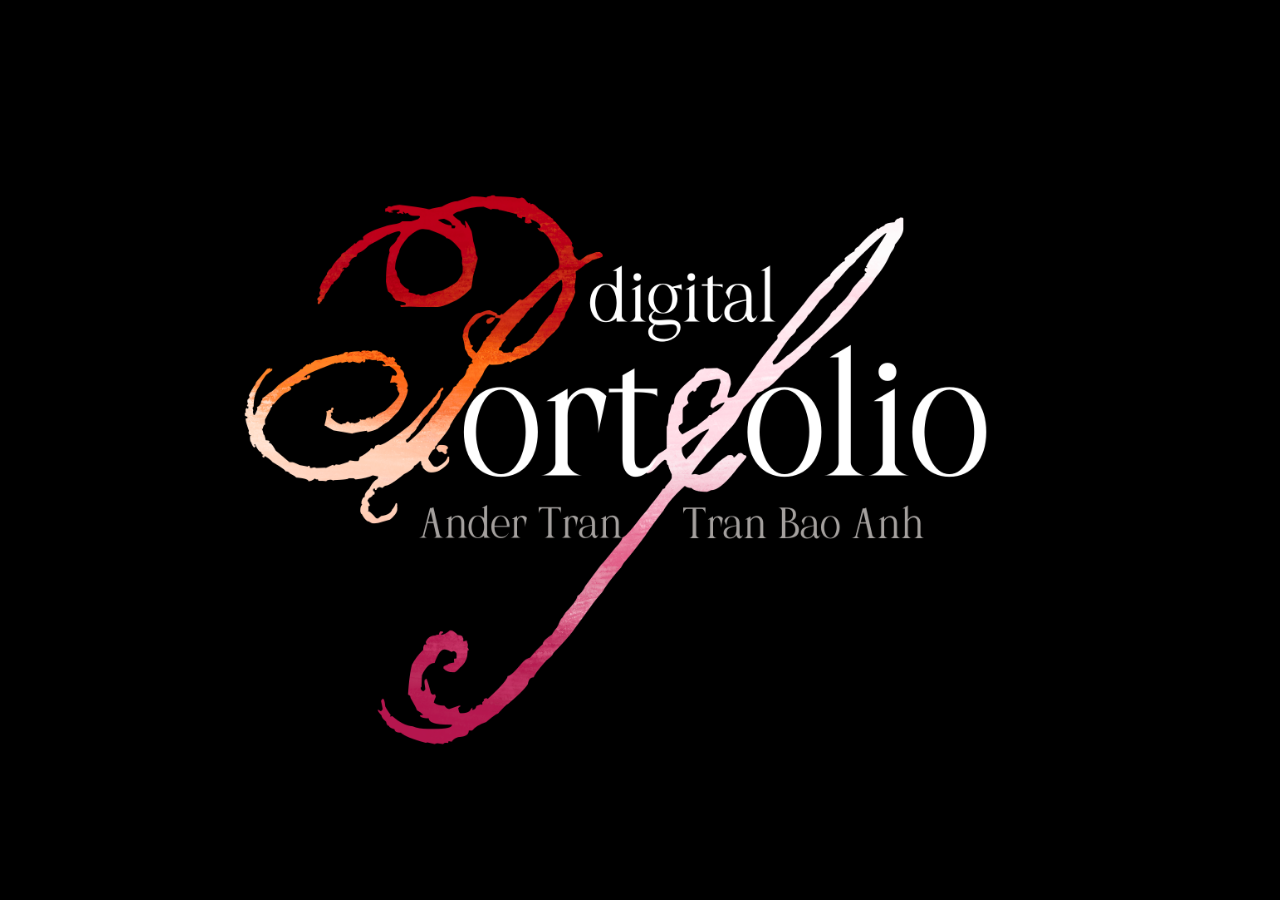
<file: index.html>
<!DOCTYPE html>
<html lang="en">
<head>
    <meta charset="UTF-8">
    <meta name="viewport" content="width=device-width, initial-scale=1.0">
    <title>Crystal Heart Interface</title>
    <link rel="stylesheet" href="style.css">
    <style id="global-cursor-hide">
    html, body, * {
        cursor: none !important;
    }
</style>
</head>
<body class="precover-active">
<div id="pageTransitionOverlay"></div>
    <div id="portfolioCoverScreen" aria-hidden="true">
        <img id="portfolioCoverImage" src="Portfolio cover.PNG" alt="Portfolio Cover">
    </div>
    <div id="loadingScreen">
        <div class="loader-content">
            <div class="loader-title">WhatWasAlwaysThere.exe</div>
            <div class="loader-track">
                <div id="loaderBar"></div>
            </div>
            <div id="loaderStatus">FETCHING NODE...</div>
    <div id="loaderBarContainer">
        <div id="loaderBar"></div>
    </div>

    <div id="clickPrompt" style="font-family: 'Arial Black', sans-serif; font-size: 11px; letter-spacing: 5px; color: #ffffff; margin-top: 35px; opacity: 0; transition: opacity 0.8s ease; text-transform: uppercase; text-align: center;">
        CLICK ANYWHERE TO ENTER
    </div>
        </div>
    </div>

    <div class="grain-overlay"></div>

   <div id="heartMenu">
    <svg viewBox="0 0 800 800" width="100%" height="100%">
        <defs>
            <path id="topTrack" d="M 150,400 A 250,250 0 0,1 650,400" fill="none" />
            <path id="bottomTrack" d="M 150,400 A 250,250 0 0,0 650,400" fill="none" />
        </defs>
        
        <g id="motionMenuTrigger" style="cursor: none !important;">
            <a href="motion.html" class="menu-link">
                <text class="menu-item"><textPath href="#topTrack">In Motion</textPath></text>
            </a>
        </g>
        
        <a href="stasis.html" class="menu-link">
            <text class="menu-item"><textPath href="#topTrack">In Stasis</textPath></text>
        </a>
        <a href="dialogue.html" class="menu-link">
            <text class="menu-item"><textPath href="#bottomTrack">The Dialogue</textPath></text>
        </a>
        <a href="origin.html" class="menu-link">
            <text class="menu-item"><textPath href="#bottomTrack">The Origin</textPath></text>
        </a>
    </svg>
</div>

    <div id="promptBox">open?</div>

    <div id="blobCursor">
        <div class="crosshair-core"></div>
        <div class="crosshair-ring"></div>
    </div>

    <!-- SYSTEM INTERFACE DOCK -->
<div class="system-border-dock">
    <!-- LEFT SIDE: AUDIO CONTROLLER -->
    <div class="dock-section dock-left">
        <button id="audioToggleBtn" class="audio-toggle-btn" aria-label="Toggle Audio Node">
            <span class="audio-status-text">AUDIO: MUTED</span>
            <span class="audio-waves" id="audioWaves">
                <span></span><span></span><span></span>
            </span>
        </button>
    </div>

    <!-- CENTER SIDE: PROJECT LOGO-LINE -->
    <div class="dock-section dock-center">
        <span class="dock-project-title">WHAT WAS ALWAYS THERE</span>
    </div>

    <!-- RIGHT SIDE: SOCIAL ACCESS GRAPH -->
    <div class="dock-section dock-right">
        <button id="tutorialReplayBtn" class="social-link-node tutorial-replay-btn" aria-label="Replay tutorial" title="Replay tutorial">?</button>
    </div>
</div>
<div class="system-border-dock top-dock">
    <div class="dock-section dock-left">
        <span class="dock-identity-text">TRAN BAO ANH // ANDER</span>
    </div>

    <div class="dock-section dock-center">
        <span class="dock-project-title">PORTFOLIO</span>
    </div>

    <div class="dock-section dock-right">
        <span class="nav-link-node">CREATIVITY SCHOLARSHIP SUBMISSION</span>
    </div>
</div>

<div id="youtubeAudioPlayer" style="display: none;"></div>

<script>
    // Completely blocks out structural initialization only if the whole tour is finalized
    if (parseInt(sessionStorage.getItem('tutorialProgress') || '0') >= 8) {
        document.write('<style>#tutorialDialogueContainer { display: none !important; }</style>');
    }
</script>

<div id="pageTransitionOverlay"></div>
<div id="tutorialDialogueContainer">
    <div id="tutorialText"></div>
    <div id="tutorialPrompt"></div>
</div>


    <svg id="trailOverlay">
        <defs>
            <linearGradient id="trailGradient">
                <stop offset="0%" stop-color="#ff1100" stop-opacity="0.8"/>
                <stop offset="100%" stop-color="#330000" stop-opacity="0.0"/>
            </linearGradient>
        </defs>
        <polygon id="glowingTrailPolygon" fill="url(#trailGradient)"/>
    </svg>
    <div class="vignette-overlay"></div>
    <script type="module" src="script.js"></script>
</body>
</html>
</file>
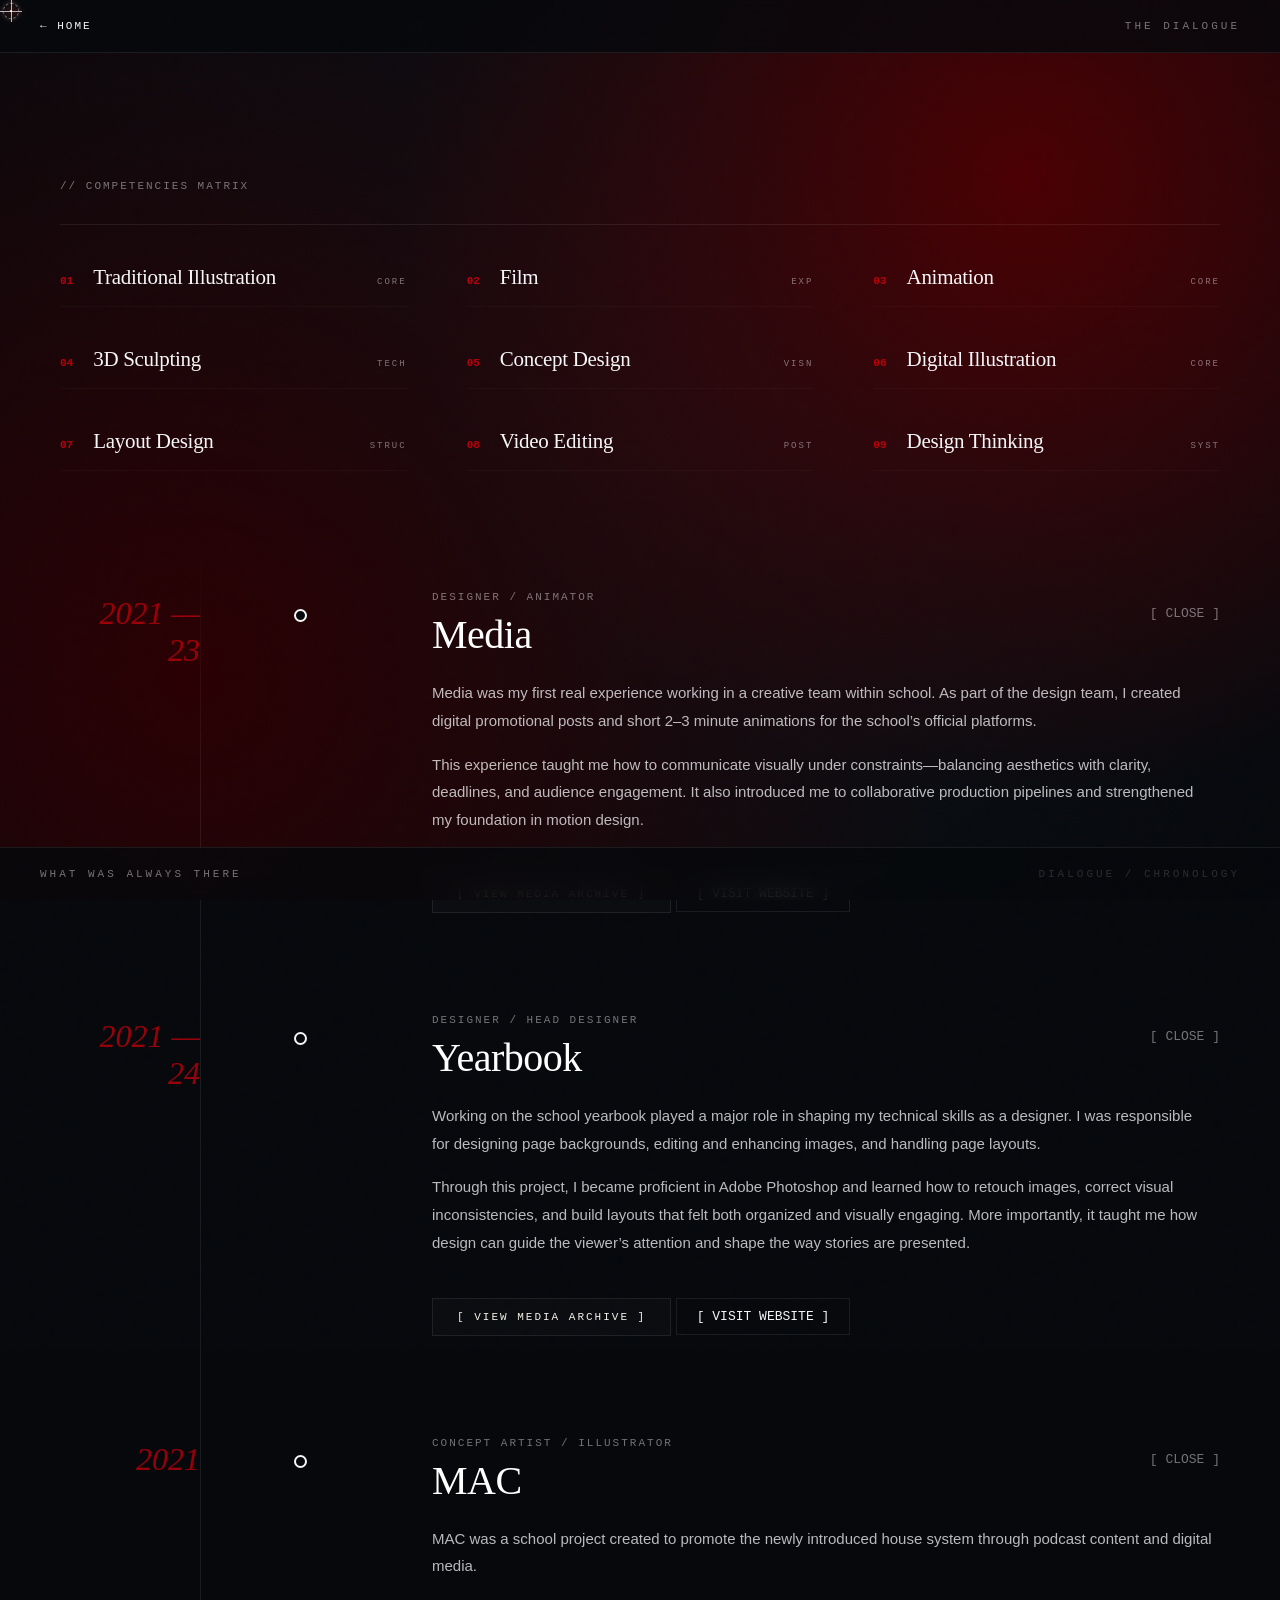
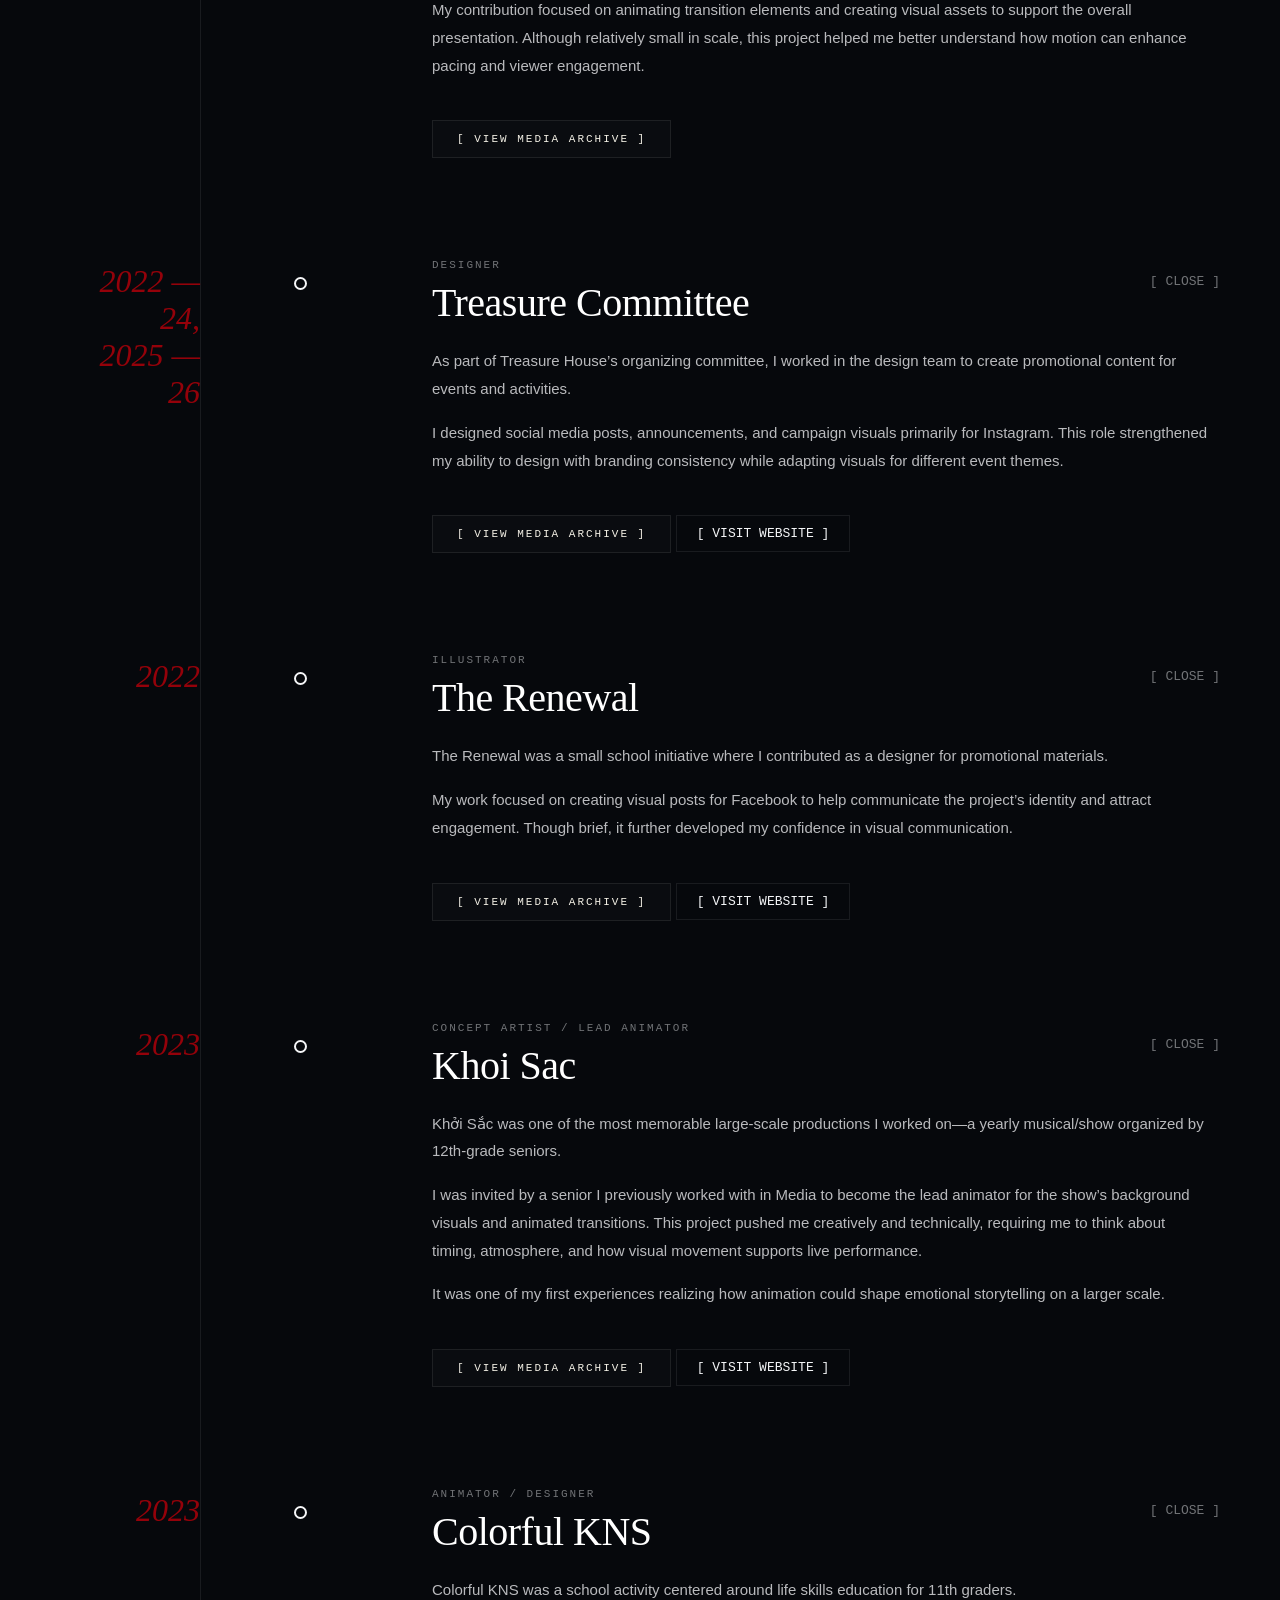
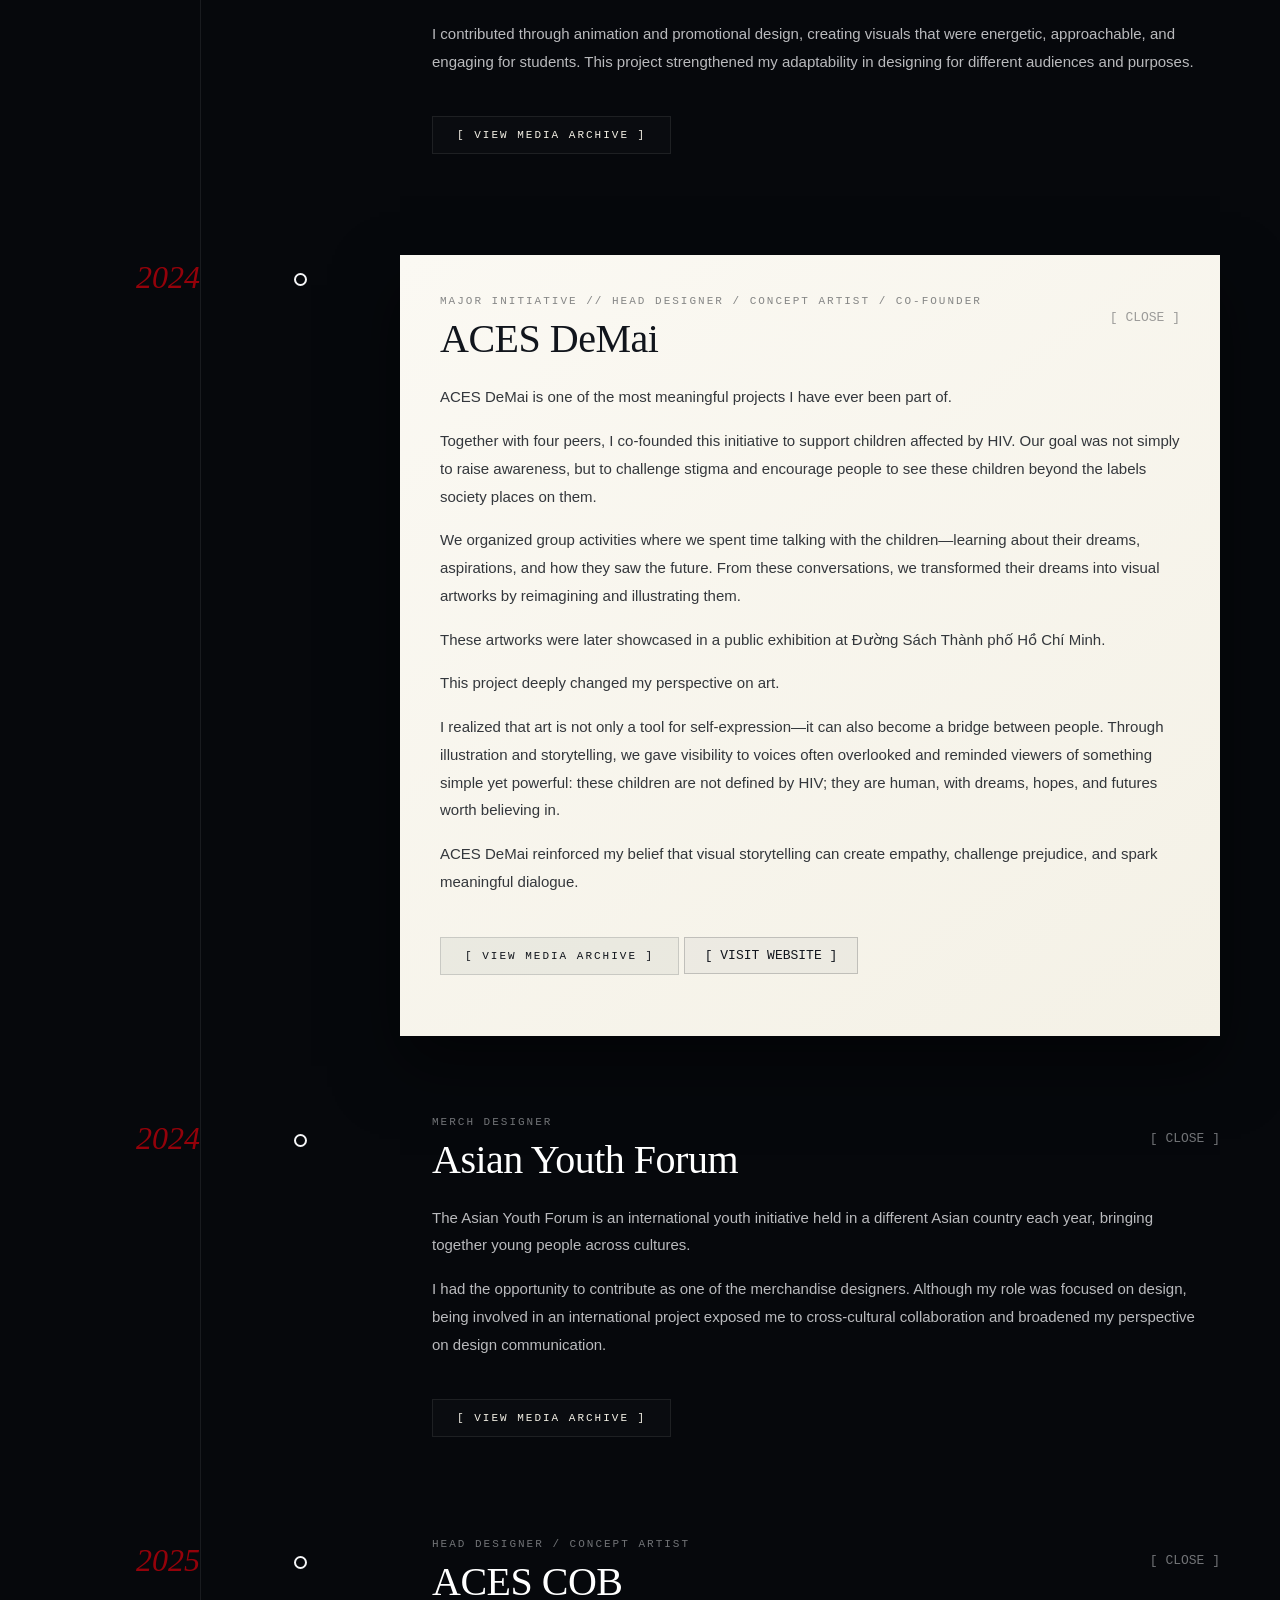
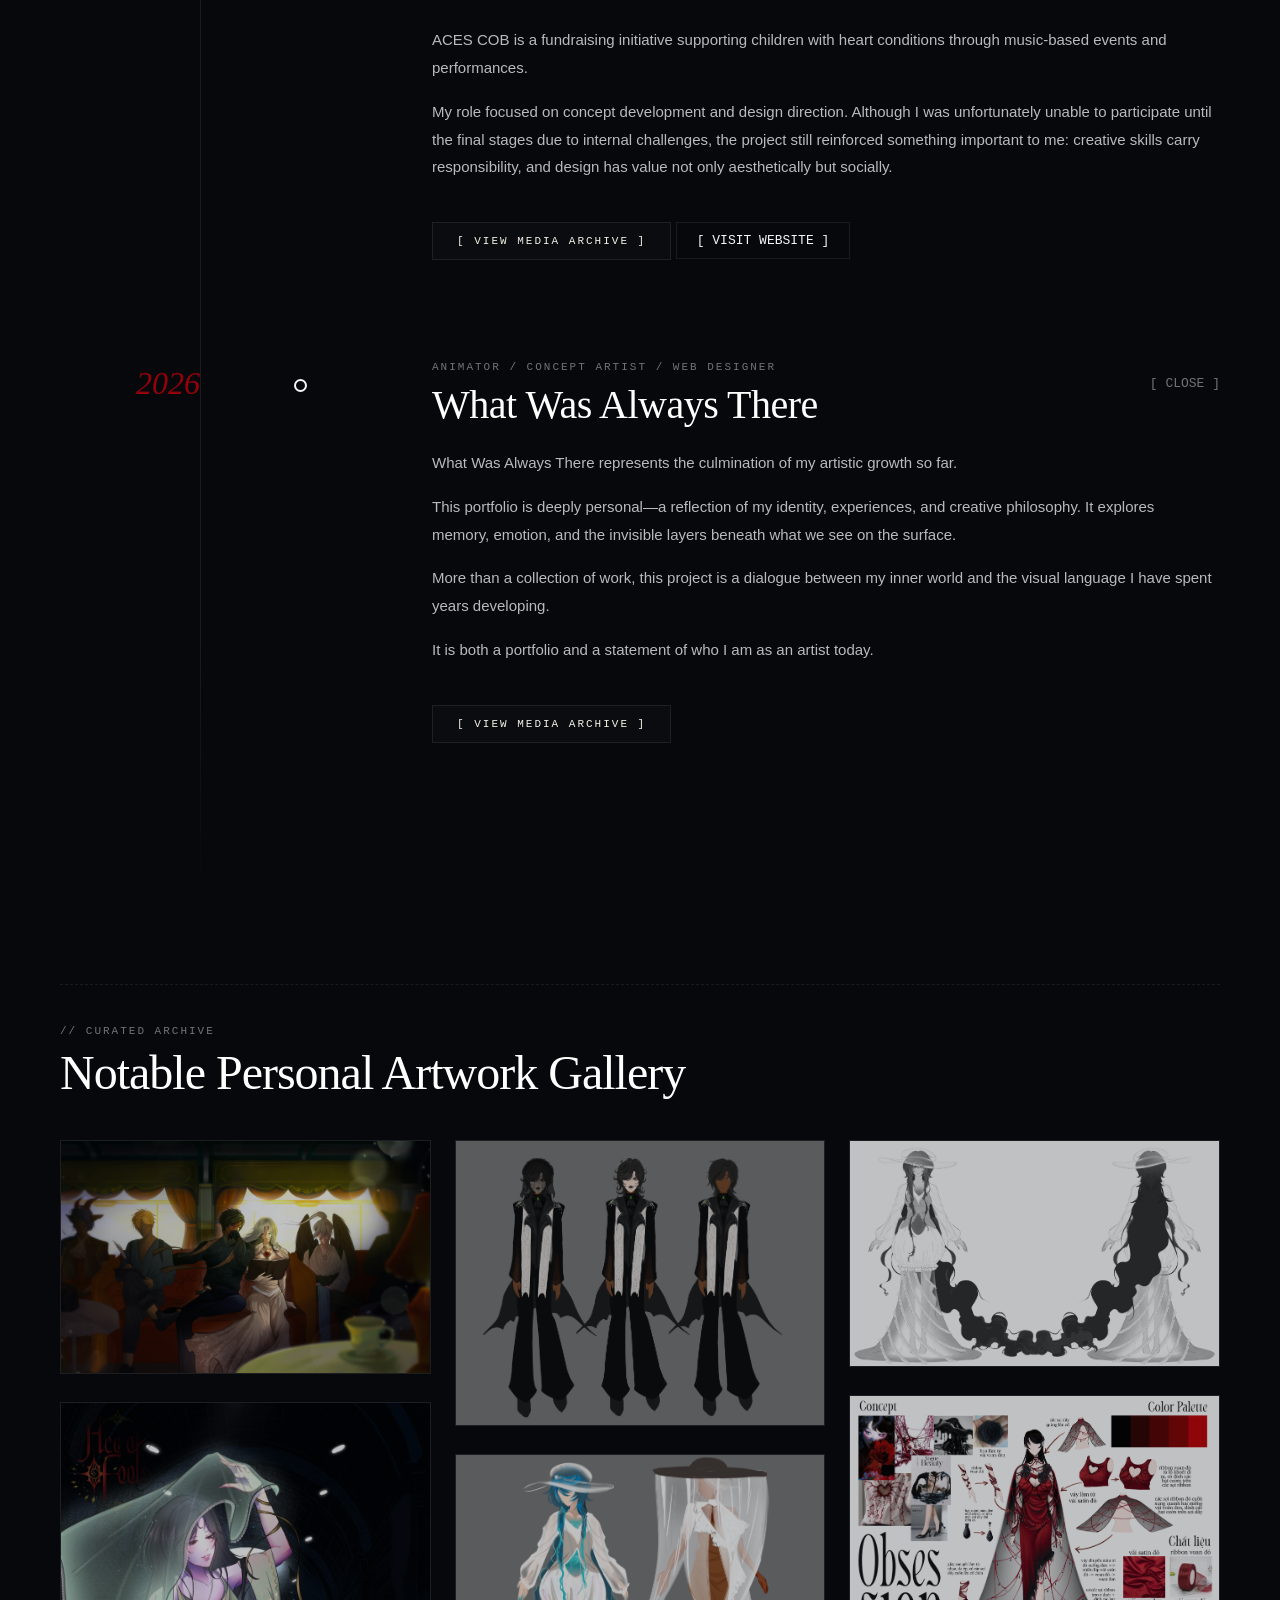
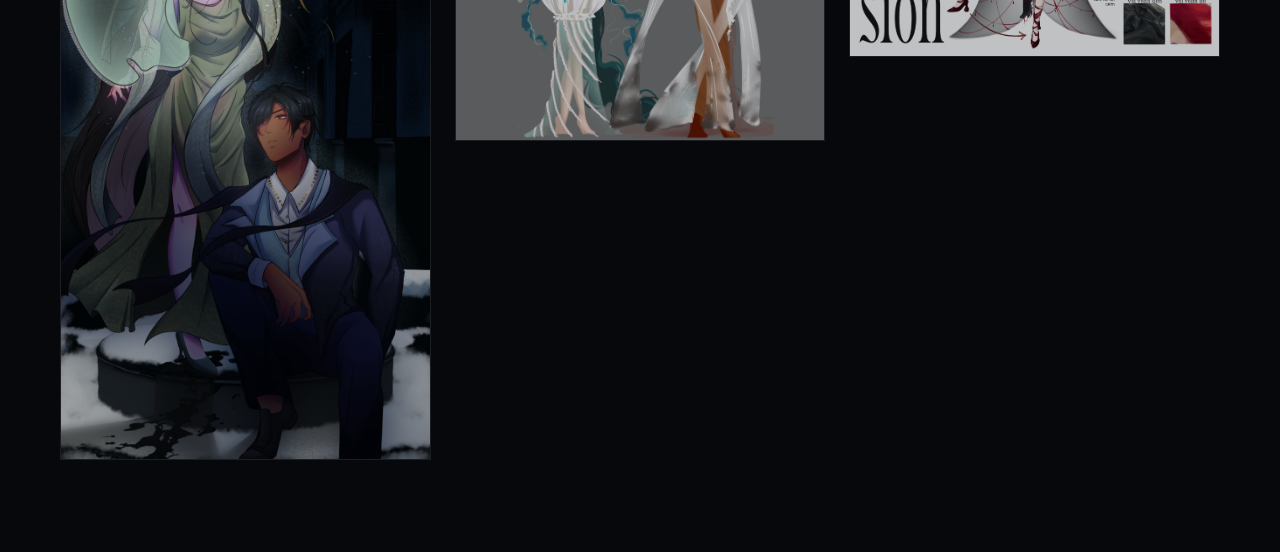
<file: dialogue.html>
<!DOCTYPE html>
<html lang="en">
<head>
    <meta charset="UTF-8">
    <meta name="viewport" content="width=device-width, initial-scale=1.0">
    <title>The Dialogue // Chronology of Space</title>
    <style>
        :root {
            --bg-base: #06080c;
            --crimson-glow: #4a0003;
            --crimson-bright: #b8000a;
            --text-main: #f5f6f8;
            --text-muted: rgba(245, 246, 248, 0.45);
            --border-line: rgba(255, 255, 255, 0.08);
            
            --cream-card-bg: #fbf9f3;
            --cream-accent: #f4f1e6;
            --cream-muted: #e6dfc8;
            --charcoal-text: #11151c;
        }

        * {
            margin: 0;
            padding: 0;
            box-sizing: border-box;
        }

        body, html {
            width: 100%;
            background-color: var(--bg-base);
            font-family: -apple-system, BlinkMacSystemFont, "SF Pro Display", "Segoe UI", sans-serif;
            color: var(--text-main);
            scroll-behavior: smooth;
            cursor: none !important;
        }

        a, button, .node-header-trigger, .gallery-trigger-btn {
            cursor: none !important;
        }

        #blobCursor {
            position: fixed;
            top: 0;
            left: 0;
            width: 22px;
            height: 22px;
            pointer-events: none;
            z-index: 2000;
            mix-blend-mode: screen;
            display: flex;
            align-items: center;
            justify-content: center;
            will-change: transform;
        }

        #blobCursor::before {
            content: "";
            position: absolute;
            width: 100%;
            height: 1px;
            background: rgba(255, 255, 255, 0.7);
            box-shadow: 0 0 6px rgba(255, 68, 0, 0.5);
            transition: transform 0.12s cubic-bezier(0.25, 1, 0.5, 1), background 0.2s ease, box-shadow 0.2s ease;
        }

        #blobCursor::after {
            content: "";
            position: absolute;
            width: 1px;
            height: 100%;
            background: rgba(255, 255, 255, 0.7);
            box-shadow: 0 0 6px rgba(255, 68, 0, 0.5);
            transition: transform 0.12s cubic-bezier(0.25, 1, 0.5, 1), background 0.2s ease, box-shadow 0.2s ease;
        }

        .crosshair-core {
            position: absolute;
            width: 2.5px;
            height: 2.5px;
            background: #ffffff;
            border-radius: 50%;
            box-shadow: 0 0 8px #ffffff;
            z-index: 2;
            transition: transform 0.12s cubic-bezier(0.25, 1, 0.5, 1), background 0.2s ease, box-shadow 0.2s ease;
        }

        #blobCursor .crosshair-ring {
            position: absolute;
            width: 16px;
            height: 16px;
            border: 1px dashed rgba(255, 255, 255, 0.4);
            border-radius: 50%;
            box-shadow: 0 0 4px rgba(255, 255, 255, 0.2);
            animation: targetSpin 8s linear infinite;
            z-index: 1;
            transition: transform 0.12s cubic-bezier(0.25, 1, 0.5, 1), border-color 0.2s ease, box-shadow 0.2s ease;
        }

        #blobCursor.is-clicked::before { transform: scaleX(1.4); }
        #blobCursor.is-clicked::after { transform: scaleY(1.4); }
        #blobCursor.is-clicked .crosshair-core { transform: scale(1.6); }
        #blobCursor.is-clicked .crosshair-ring { transform: scale(1.35); }

        @keyframes targetSpin {
            from { transform: rotate(0deg); }
            to { transform: rotate(360deg); }
        }

        /* --- IMMERSIVE BACKGROUND LAYER --- */
        .abstract-ambience {
            position: fixed;
            inset: 0;
            z-index: 1;
            overflow: hidden;
            background: 
                radial-gradient(circle at 80% 20%, var(--crimson-glow) 0%, transparent 50%),
                radial-gradient(circle at 15% 75%, #2a0003 0%, transparent 60%),
                radial-gradient(circle at 50% 50%, #0d1117 0%, var(--bg-base) 100%);
            pointer-events: none;
        }

        .grain-overlay {
            position: fixed;
            inset: -50%;
            width: 200%; height: 200%;
            background: url("data:image/svg+xml,%3Csvg viewBox='0 0 200 200' xmlns='http://www.w3.org/2000/svg'%3E%3Cfilter id='noiseFilter'%3E%3CfeTurbulence type='fractalNoise' baseFrequency='0.95' numOctaves='3' stitchTiles='stitch'/%3E%3C/filter%3E%3Crect width='100%25' height='100%25' filter='url(%23noiseFilter)'/%3E%3C/svg%3E");
            opacity: 0.05;                  
            mix-blend-mode: overlay;        
            pointer-events: none;
            z-index: 999; 
            animation: shimmer 0.15s steps(2) infinite;
        }
        @keyframes shimmer {
            0% { transform: translate(0, 0); }
            50% { transform: translate(-0.5%, 1%); }
            100% { transform: translate(1%, -0.5%); }
        }

        /* --- FIXED MATRIX INFRASTRUCTURE --- */
        .frame-header {
            position: fixed;
            top: 0; left: 0;
            width: 100%;
            padding: 20px 40px;
            display: flex;
            justify-content: space-between;
            align-items: center;
            z-index: 100;
            border-bottom: 1px solid var(--border-line);
            background: rgba(6, 8, 12, 0.82);
            backdrop-filter: blur(10px);
            -webkit-backdrop-filter: blur(10px);
        }

        .back-nav {
            font-family: monospace;
            font-size: 11px;
            letter-spacing: 2px;
            color: var(--text-main);
            text-decoration: none;
            text-transform: uppercase;
            transition: color 0.3s ease;
        }
        .back-nav:hover { color: var(--cream-accent); }

        .page-title {
            font-family: monospace;
            font-size: 11px;
            letter-spacing: 3px;
            color: var(--text-muted);
        }

        /* --- EDITORIAL COMPETENCIES MATRIX --- */
        .skills-manifesto {
            padding: 180px 60px 60px 60px;
            max-width: 1400px;
            margin: 0 auto;
            position: relative;
            z-index: 10;
        }

        .matrix-container {
            display: grid;
            grid-template-columns: repeat(3, 1fr);
            gap: 40px 60px;
            margin-top: 32px;
            border-top: 1px solid var(--border-line);
            padding-top: 40px;
        }

        .matrix-row {
            display: flex;
            align-items: baseline;
            gap: 20px;
            padding-bottom: 16px;
            border-bottom: 1px solid rgba(255,255,255,0.03);
            position: relative;
            transition: all 0.3s ease;
        }

        .matrix-row::after {
            content: '';
            position: absolute;
            bottom: -1px; left: 0; width: 0; height: 1px;
            background: var(--crimson-bright);
            transition: width 0.4s ease;
        }
        .matrix-row:hover::after { width: 100%; }

        .matrix-num {
            font-family: monospace;
            font-size: 11px;
            color: var(--crimson-bright);
            font-weight: 600;
        }

        .matrix-label {
            font-family: "Georgia", serif;
            font-size: 21px;
            letter-spacing: -0.3px;
            color: var(--text-main);
        }

        .matrix-tag {
            font-family: monospace;
            font-size: 9px;
            letter-spacing: 2px;
            color: var(--text-muted);
            margin-left: auto;
            text-transform: uppercase;
        }

        /* --- CHRONOLOGY RUNWAY SCROLLWAY --- */
        .timeline-runway {
            position: relative;
            max-width: 1400px;
            margin: 0 auto;
            padding: 60px;
            z-index: 10;
        }

        .timeline-spine {
            position: absolute;
            left: 200px;
            top: 0;
            bottom: 0;
            width: 1px;
            background: linear-gradient(to bottom, transparent, var(--border-line) 5%, var(--border-line) 95%, transparent);
        }

        .dialogue-node {
            position: relative;
            display: grid;
            grid-template-columns: 140px 120px 1fr;
            gap: 40px;
            margin-bottom: 80px;
        }

        .node-year {
            font-family: "Georgia", serif;
            font-size: 32px;
            font-style: italic;
            color: var(--crimson-bright);
            opacity: 0.8;
            text-align: right;
            padding-top: 4px;
        }

        .node-marker {
            position: relative;
            display: flex;
            justify-content: center;
            padding-top: 18px;
        }

        .node-marker::before {
            content: '';
            position: absolute;
            width: 9px; height: 9px;
            background: var(--bg-base);
            border: 2px solid var(--text-main);
            border-radius: 50%;
            z-index: 5;
            transition: all 0.4s ease;
        }

        .dialogue-node:hover .node-marker::before {
            background: var(--crimson-bright);
            border-color: var(--crimson-bright);
            box-shadow: 0 0 12px var(--crimson-bright);
        }

        /* --- PROJECT BOX CONTROLS & LAYOUT --- */
        .node-content-box {
            background: transparent;
            border-left: 2px solid transparent;
            padding-left: 30px;
            transition: border-color 0.4s ease;
        }

        .node-header-trigger {
            display: flex;
            justify-content: space-between;
            align-items: flex-start;
            cursor: pointer;
            user-select: none;
        }

        .project-meta-label {
            font-family: monospace;
            font-size: 11px;
            letter-spacing: 2px;
            color: var(--text-muted);
            text-transform: uppercase;
            margin-bottom: 8px;
        }

        .node-content-box h2 {
    /* Added "Times New Roman" and system serif fallbacks to fix the Vietnamese diacritic tracking bug */
    font-family: "Georgia", "Times New Roman", -apple-system-serif, serif;
    font-size: 40px;
    font-weight: 300;
    letter-spacing: -0.5px;
    color: #ffffff;
    margin-bottom: 6px;
}

        .toggle-status-icon {
            font-family: monospace;
            font-size: 13px;
            color: var(--text-muted);
            padding-top: 15px;
            transition: color 0.3s ease;
        }
        .node-header-trigger:hover .toggle-status-icon { color: var(--crimson-bright); }

        /* Narratives Smooth Drawers */
        .narrative-drawer {
            max-height: 2000px; 
            overflow: hidden;
            transition: max-height 0.6s cubic-bezier(0.16, 1, 0.3, 1), opacity 0.4s ease;
            opacity: 1;
        }

        .project-narrative {
            font-size: 15px;
            line-height: 1.85;
            color: rgba(245, 246, 248, 0.75);
            max-width: 780px;
            padding: 15px 0;
        }
        .project-narrative p { margin-bottom: 16px; }

        /* --- THE GALLERY ARCHIVE VAULT LAYER --- */
        .gallery-trigger-btn {
            display: inline-flex;
            align-items: center;
            gap: 12px;
            background: rgba(255, 255, 255, 0.02);
            border: 1px solid var(--border-line);
            padding: 12px 24px;
            margin-top: 10px;
            margin-bottom: 20px;
            cursor: pointer;
            font-family: monospace;
            font-size: 11px;
            letter-spacing: 2px;
            color: var(--cream-accent);
            text-transform: uppercase;
            transition: all 0.3s cubic-bezier(0.16, 1, 0.3, 1);
        }

        .gallery-trigger-btn:hover {
            background: transparent;
            border-color: var(--crimson-bright);
            box-shadow: 0 0 15px rgba(184, 0, 10, 0.2);
            color: #ffffff;
        }

        .gallery-drawer {
            max-height: 0px;
            overflow: hidden;
            opacity: 0;
            transition: max-height 0.7s cubic-bezier(0.16, 1, 0.3, 1), opacity 0.5s ease;
            border-top: 1px dashed transparent;
            padding-top: 0;
        }

        /* Dynamic Classes triggered by JS */
        .node-content-box.narrative-collapsed .narrative-drawer {
            max-height: 0px !important;
            opacity: 0;
        }
        .node-content-box.gallery-expanded .gallery-drawer {
            max-height: 3500px;
            opacity: 1;
            border-color: var(--border-line);
            padding-top: 30px;
            padding-bottom: 30px;
        }

        /* Structural Mixed Layout Showcase Media Grid */
        /* Update the Matrix to allow 2 columns */
.gallery-media-matrix {
    display: grid;
    grid-template-columns: repeat(12, 1fr); /* Keep the 12-column system */
    gap: 20px;
}

/* Force each item to take exactly half the width (6 out of 12 columns) */
.media-half-width {
    grid-column: span 6; 
    height: 300px; /* Set your fixed height here */
    border: 1px solid var(--border-line);
    position: relative;
    overflow: hidden;
}

        

        .media-wide  { grid-column: span 8; }
        .media-tall  { grid-column: span 4; min-height: 460px; grid-row: span 2; }
        .media-small { grid-column: span 4; }
        .media-full  { grid-column: span 12; min-height: 400px; }

        /* 1. Base Frame: Uses Flexbox to stack media + caption */
/* 1. Remove the forced height on the container */
.media-frame {
    /* Set a base max-height to keep them uniform */
    max-height: 400px;
    
    /* Let the width be determined by the content itself */
    flex: 0 0 auto; 
    
    /* Keep your existing border/background styles */
    border: 1px solid var(--border-line);
    background: rgba(255, 255, 255, 0.01);
    position: relative;
    overflow: hidden;
}

.media-half-width img, 
.media-half-width video {
    width: 100%;       /* Fill the 6-column width */
    height: 100%;      /* Fill the 300px height */
    object-fit: cover; /* This ensures they look like perfect rectangles */
    display: block;
}

/* Ensure the caption stays at the bottom of the content */
.media-caption {
    width: 100%;
    font-family: monospace;
    font-size: 10px;
    padding: 10px;
    background: rgba(0, 0, 0, 0.6);
    color: var(--text-muted);
    border-top: 1px solid var(--border-line);
    box-sizing: border-box;
}

/* 4. Grid Adjustment: Ensure the frame fills the grid cell */
.media-small { 
    grid-column: span 4; 
    height: 100%; /* Fill the grid cell height */
}

/* Interaction */
.media-frame:hover img, .media-frame:hover video {
    opacity: 1;
    transform: scale(1.01);
}

    
       
        

.media-small video {
    max-height: 400px;  /* Video itself cannot exceed the limit */
    width: auto;        /* Allows the width to scale naturally */
    height: auto;       /* Maintains aspect ratio */
    display: block;
}


        .external-vault-link {
            grid-column: span 12;
            display: flex;
            align-items: center;
            justify-content: space-between;
            padding: 24px;
            border: 1px dashed var(--border-line);
            text-decoration: none;
            color: var(--cream-accent);
            font-family: monospace;
            font-size: 12px;
            letter-spacing: 1px;
            transition: background 0.3s ease;
        }
        .external-vault-link:hover {
            background: rgba(255,255,255,0.02);
            color: #ffffff;
            border-color: var(--crimson-bright);
        }

        /* --- THE ABSTRACT CREAM HIGHLIGHT PIECE --- */
        .node-content-box.cream-accentuation {
            background: linear-gradient(145deg, var(--cream-card-bg), var(--cream-accent));
            padding: 40px;
            border: none !important;
            box-shadow: 0 30px 60px rgba(0,0,0,0.5);
        }
        .node-content-box.cream-accentuation h2 { color: var(--charcoal-text); }
        .node-content-box.cream-accentuation .project-narrative { color: rgba(17, 21, 28, 0.85); }
        .node-content-box.cream-accentuation .project-meta-label { color: rgba(17, 21, 28, 0.5); }
        .node-content-box.cream-accentuation .toggle-status-icon { color: rgba(17, 21, 28, 0.4); }
        .node-content-box.cream-accentuation .gallery-trigger-btn {
            background: rgba(17, 21, 28, 0.05);
            border-color: rgba(17, 21, 28, 0.15);
            color: var(--charcoal-text);
        }
        .node-content-box.cream-accentuation .gallery-trigger-btn:hover {
            background: var(--charcoal-text);
            color: #ffffff;
        }
        .node-content-box.cream-accentuation .media-caption {
            background: var(--cream-card-bg);
            color: var(--charcoal-text);
        }

        footer {
            position: fixed;
            bottom: 0;
            left: 0;
            width: 100%;
            padding: 20px 40px;
            border-top: 1px solid var(--border-line);
            display: flex;
            justify-content: space-between;
            align-items: center;
            z-index: 100;
            background: rgba(6, 8, 12, 0.82);
            backdrop-filter: blur(10px);
            -webkit-backdrop-filter: blur(10px);
        }

        .footer-stamp {
            font-family: monospace;
            font-size: 11px;
            letter-spacing: 2px;
            color: rgba(255,255,255,0.15);
        }
/* # targets the unique ID 'media-lightbox' */
#media-lightbox {
    display: none; 
    position: fixed;
    z-index: 1000;
    top: 0; left: 0;
    width: 100vw; height: 100vh;
    background-color: rgba(0,0,0,0.95);
    justify-content: center;
    align-items: center;
}

/* # targets the unique ID 'lightbox-content' */
#lightbox-content {
    width: 90vw;
    height: 80vh;
    display: flex;
    justify-content: center;
    align-items: center;
}

/* Forces media to fill the stage */
#lightbox-content img, 
#lightbox-content video {
    width: 100% !important;
    height: 100% !important;
    object-fit: contain !important; /* Change to 'cover' if you want zero black bars */
}

.close-btn {
    position: absolute;
    top: 20px;
    right: 35px;
    color: #f1f1f1;
    font-size: 40px;
    font-weight: bold;
    cursor: pointer;
    z-index: 1001; /* Keeps it above the content */
    transition: 0.3s;
}

.close-btn:hover,
.close-btn:focus {
    color: var(--crimson-bright); /* Matches your project's color theme */
    text-decoration: none;
}

        @media (max-width: 1024px) {
            .matrix-container { grid-template-columns: repeat(2, 1fr); }
        }

        @media (max-width: 900px) {
            .timeline-spine { left: 40px; }
            .dialogue-node {
                grid-template-columns: 1fr;
                gap: 15px;
                margin-bottom: 50px;
            }
            .node-year { text-align: left; padding-left: 60px; }
            .node-marker { display: none; }
            .node-content-box { padding-left: 60px; }
            .matrix-container { grid-template-columns: 1fr; gap: 20px; }
            .frame-header { padding: 20px; }
            .skills-manifesto { padding: 120px 20px 20px 20px; }
            .timeline-runway { padding: 20px; }
            .media-wide, .media-tall, .media-small { grid-column: span 12; }
        }
        /* --- PINTEREST-STYLE MASONRY GALLERY SYSTEM --- */
.personal-artbook-showcase {
    max-width: 1400px;
    margin: 80px auto 40px auto;
    padding: 0 60px;
    position: relative;
    z-index: 10;
}

.artbook-header {
    margin-bottom: 40px;
    border-top: 1px dashed var(--border-line);
    padding-top: 40px;
}

.artbook-header h2 {
    font-family: "Georgia", "Times New Roman", serif;
    font-size: 48px;
    font-weight: 300;
    letter-spacing: -1px;
    color: #ffffff;
}

.masonry-pinterest-grid {
    column-count: 3; /* Controls columns */
    column-gap: 24px;
    width: 100%;
}

.masonry-brick {
    background: rgba(255, 255, 255, 0.01);
    border: 1px solid var(--border-line);
    display: inline-block; /* Crucial for masonry flow */
    width: 100%;
    margin-bottom: 24px;
    position: relative;
    overflow: hidden;
    transition: border-color 0.4s ease;
}

.masonry-brick:hover {
    border-color: var(--crimson-bright);
}

.masonry-brick img {
    width: 100%;
    height: auto; /* Allows height to scale naturally */
    display: block;
    opacity: 0.75;
    transition: opacity 0.4s ease, transform 0.4s ease;
}

.masonry-brick:hover img {
    opacity: 1;
    transform: scale(1.01);
}

.button-group {
    display: flex;
    gap: 15px; /* Adds space between the buttons */
    align-items: center;
    justify-content: flex-start;
}

.action-btn {
    background: transparent;
            color: var(--text-main);
            border: 1px solid var(--border-line);
            padding: 10px 20px;
            font-family: monospace;
            cursor: pointer;
            text-decoration: none;
            display: inline-block;
            transition: all 0.3s ease;
        }

        .node-content-box.cream-accentuation .action-btn {
            color: var(--charcoal-text);
            border-color: rgba(17, 21, 28, 0.2);
            background: rgba(17, 21, 28, 0.04);
        }

        .action-btn:hover {
            background: rgba(255, 255, 255, 0.1);
            border-color: var(--crimson-bright);
        }

        .node-content-box.cream-accentuation .action-btn:hover {
            background: var(--charcoal-text);
            color: #ffffff;
            border-color: var(--charcoal-text);
        }

/* Responsive adjustment for mobile */
@media (max-width: 1024px) {
    .masonry-pinterest-grid { column-count: 2; }
}

@media (max-width: 900px) {
    .masonry-pinterest-grid { column-count: 1; }
}
    </style>
    <link rel="stylesheet" href="chrome.css">
</head>
<body>

    <div id="blobCursor">
        <div class="crosshair-core"></div>
        <div class="crosshair-ring"></div>
    </div>

    <div class="abstract-ambience"></div>
    <div class="grain-overlay"></div>

    <header class="frame-header">
        <a href="index.html" class="back-nav">← HOME</a>
        <div class="page-title">THE DIALOGUE</div>
    </header>

    <!-- NEW FINE ART EDITORIAL DOSSIER MATRIX -->
    <section class="skills-manifesto">
        <div class="project-meta-label">// Competencies Matrix</div>
        <div class="matrix-container">
            <div class="matrix-row">
                <span class="matrix-num">01</span>
                <span class="matrix-label">Traditional Illustration</span>
                <span class="matrix-tag">CORE</span>
            </div>
            <div class="matrix-row">
                <span class="matrix-num">02</span>
                <span class="matrix-label">Film</span>
                <span class="matrix-tag">EXP</span>
            </div>
            <div class="matrix-row">
                <span class="matrix-num">03</span>
                <span class="matrix-label">Animation</span>
                <span class="matrix-tag">CORE</span>
            </div>
            <div class="matrix-row">
                <span class="matrix-num">04</span>
                <span class="matrix-label">3D Sculpting</span>
                <span class="matrix-tag">TECH</span>
            </div>
            <div class="matrix-row">
                <span class="matrix-num">05</span>
                <span class="matrix-label">Concept Design</span>
                <span class="matrix-tag">VISN</span>
            </div>
            <div class="matrix-row">
                <span class="matrix-num">06</span>
                <span class="matrix-label">Digital Illustration</span>
                <span class="matrix-tag">CORE</span>
            </div>
            <div class="matrix-row">
                <span class="matrix-num">07</span>
                <span class="matrix-label">Layout Design</span>
                <span class="matrix-tag">STRUC</span>
            </div>
            <div class="matrix-row">
                <span class="matrix-num">08</span>
                <span class="matrix-label">Video Editing</span>
                <span class="matrix-tag">POST</span>
            </div>
            <div class="matrix-row">
                <span class="matrix-num">09</span>
                <span class="matrix-label">Design Thinking</span>
                <span class="matrix-tag">SYST</span>
            </div>
        </div>
    </section>

    <!-- CHRONOLOGICAL RUNWAY -->
    <main class="timeline-runway">
        <div class="timeline-spine"></div>

        <!-- 1. MEDIA -->
        <div class="dialogue-node">
            <div class="node-year">2021 — 23</div>
            <div class="node-marker"></div>
            <div class="node-content-box" id="node-media">
                <div class="node-header-trigger" onclick="toggleNarrative('node-media')">
                    <div>
                        <div class="project-meta-label">DESIGNER / ANIMATOR</div>
                        <h2>Media</h2>
                    </div>
                    <div class="toggle-status-icon">[ CLOSE ]</div>
                </div>
                <div class="narrative-drawer">
                    <div class="project-narrative">
                        <p>Media was my first real experience working in a creative team within school. As part of the design team, I created digital promotional posts and short 2–3 minute animations for the school’s official platforms.</p>
                        <p>This experience taught me how to communicate visually under constraints—balancing aesthetics with clarity, deadlines, and audience engagement. It also introduced me to collaborative production pipelines and strengthened my foundation in motion design.</p>
                    </div>
                    <button class="gallery-trigger-btn" onclick="toggleGallery('node-media')">[ VIEW MEDIA ARCHIVE ]</button>
                    <a href="https://www.facebook.com/truongdinhthienly" target="_blank" class="action-btn">[ VISIT WEBSITE ]</a>
                    <div class="gallery-drawer">
                        <div class="gallery-media-matrix">
                            <div class="media-frame media-half-width" onclick="openLightbox(this.querySelector('img'))"><img src="gallery/media/IMG_2153.JPG" onclick="openLightbox(this)" alt=""><div class="media-caption">Media Booklet cover</div></div>
                            <div class="media-frame media-half-width" onclick="openLightbox(this.querySelector('video'))">
    <video controls muted autoplay loop playsinline>
        <source src="gallery/media/animation.mp4" type="video/mp4">
        Your browser does not support the video tag.
    </video>
    <div class="media-caption">Anniversary Animation</div>
</div>
                        </div>
                    </div>
                </div>
            </div>
        </div>

        <!-- 2. YEARBOOK -->
        <div class="dialogue-node">
            <div class="node-year">2021 — 24</div>
            <div class="node-marker"></div>
            <div class="node-content-box" id="node-yearbook">
                <div class="node-header-trigger" onclick="toggleNarrative('node-yearbook')">
                    <div>
                        <div class="project-meta-label">DESIGNER / HEAD DESIGNER</div>
                        <h2>Yearbook</h2>
                    </div>
                    <div class="toggle-status-icon">[ CLOSE ]</div>
                </div>
                <div class="narrative-drawer">
                    <div class="project-narrative">
                        <p>Working on the school yearbook played a major role in shaping my technical skills as a designer. I was responsible for designing page backgrounds, editing and enhancing images, and handling page layouts.</p>
                        <p>Through this project, I became proficient in Adobe Photoshop and learned how to retouch images, correct visual inconsistencies, and build layouts that felt both organized and visually engaging. More importantly, it taught me how design can guide the viewer’s attention and shape the way stories are presented.</p>
                    </div>
                    <button class="gallery-trigger-btn" onclick="toggleGallery('node-yearbook')">[ VIEW MEDIA ARCHIVE ]</button>
                    <a href="https://lsts.edu.vn/san-pham-hoc-sinh/ky-yeu" target="_blank" class="action-btn">[ VISIT WEBSITE ]</a>
                    <div class="gallery-drawer">
                        <div class="gallery-media-matrix">
                            <div class="media-frame media-half-width" onclick="openLightbox(this.querySelector('img'))"><img src="gallery/Yearbook/Screenshot 2026-07-02 035223.png" alt=""><div class="media-caption">Media Booklet cover</div></div>
                            <div class="media-frame media-half-width" onclick="openLightbox(this.querySelector('img'))"><img src="gallery/Yearbook/Screenshot 2026-07-02 035512.png" alt=""><div class="media-caption">Media Booklet cover</div></div>                            
                        </div>
                    </div>
                </div>
            </div>
        </div>

        <!-- 3. MAC -->
        <div class="dialogue-node">
            <div class="node-year">2021</div>
            <div class="node-marker"></div>
            <div class="node-content-box" id="node-mac">
                <div class="node-header-trigger" onclick="toggleNarrative('node-mac')">
                    <div>
                        <div class="project-meta-label">CONCEPT ARTIST / ILLUSTRATOR</div>
                        <h2>MAC</h2>
                    </div>
                    <div class="toggle-status-icon">[ CLOSE ]</div>
                </div>
                <div class="narrative-drawer">
                    <div class="project-narrative">
                        <p>MAC was a school project created to promote the newly introduced house system through podcast content and digital media.</p>
                        <p>My contribution focused on animating transition elements and creating visual assets to support the overall presentation. Although relatively small in scale, this project helped me better understand how motion can enhance pacing and viewer engagement.</p>
                    </div>
                    <button class="gallery-trigger-btn" onclick="toggleGallery('node-mac')">[ VIEW MEDIA ARCHIVE ]</button>
                    <div class="gallery-drawer">
                        <div class="gallery-media-matrix">
                            <div class="media-frame media-half-width" onclick="openLightbox(this.querySelector('video'))">
    <video controls muted autoplay loop playsinline>
        <source src="gallery/MAC/701DA65A-1A0E-4119-9090-E075CEAD961B.mov" type="video/mp4">
        Your browser does not support the video tag.
    </video>
    <div class="media-caption">Anniversary Animation</div>     </div>                       
                        </div>
                    </div>
                </div>
            </div>
        </div>

        <!-- 4. TREASURE COMMITTEE -->
        <div class="dialogue-node">
            <div class="node-year">2022 — 24,<br>2025 — 26</div>
            <div class="node-marker"></div>
            <div class="node-content-box" id="node-treasure">
                <div class="node-header-trigger" onclick="toggleNarrative('node-treasure')">
                    <div>
                        <div class="project-meta-label">DESIGNER</div>
                        <h2>Treasure Committee</h2>
                    </div>
                    <div class="toggle-status-icon">[ CLOSE ]</div>
                </div>
                <div class="narrative-drawer">
                    <div class="project-narrative">
                        <p>As part of Treasure House’s organizing committee, I worked in the design team to create promotional content for events and activities.</p>
                        <p>I designed social media posts, announcements, and campaign visuals primarily for Instagram. This role strengthened my ability to design with branding consistency while adapting visuals for different event themes.</p>
                    </div>
                    <button class="gallery-trigger-btn" onclick="toggleGallery('node-treasure')">[ VIEW MEDIA ARCHIVE ]</button>
                    <a href="https://www.instagram.com/feat_treasure/" target="_blank" class="action-btn">[ VISIT WEBSITE ]</a>
                    <div class="gallery-drawer">
                        <div class="gallery-media-matrix">
                            <div class="media-frame media-half-width" onclick="openLightbox(this.querySelector('img'))"><img src="gallery/Treasure/IMG_7627.PNG" alt=""><div class="media-caption">Media Booklet cover</div></div>
                            <div class="media-frame media-half-width" onclick="openLightbox(this.querySelector('img'))"><img src="gallery/Treasure/IMG_8868.PNG" alt=""><div class="media-caption">Media Booklet cover</div></div>

                        </div>
                    </div>
                </div>
            </div>
        </div>

        <!-- 5. THE RENEWAL -->
        <div class="dialogue-node">
            <div class="node-year">2022</div>
            <div class="node-marker"></div>
            <div class="node-content-box" id="node-renewal">
                <div class="node-header-trigger" onclick="toggleNarrative('node-renewal')">
                    <div>
                        <div class="project-meta-label">ILLUSTRATOR</div>
                        <h2>The Renewal</h2>
                    </div>
                    <div class="toggle-status-icon">[ CLOSE ]</div>
                </div>
                <div class="narrative-drawer">
                    <div class="project-narrative">
                        <p>The Renewal was a small school initiative where I contributed as a designer for promotional materials.</p>
                        <p>My work focused on creating visual posts for Facebook to help communicate the project’s identity and attract engagement. Though brief, it further developed my confidence in visual communication.</p>
                    </div>
                    <button class="gallery-trigger-btn" onclick="toggleGallery('node-renewal')">[ VIEW MEDIA ARCHIVE ]</button>
                    <a href="https://www.facebook.com/therenewal.org" target="_blank" class="action-btn">[ VISIT WEBSITE ]</a>
                    <div class="gallery-drawer">
                        <div class="gallery-media-matrix">
                            <div class="media-frame media-half-width" onclick="openLightbox(this.querySelector('img'))"><img src="gallery/The Renewal/IMG_7740.JPG" alt=""><div class="media-caption">Media Booklet cover</div></div>
                            <div class="media-frame media-half-width" onclick="openLightbox(this.querySelector('video'))">
    <video controls muted autoplay loop playsinline>
        <source src="gallery/The Renewal/3..mp4" type="video/mp4">
        Your browser does not support the video tag.
    </video>
    <div class="media-caption">Anniversary Animation</div> </div>

                        </div>
                    </div>
                </div>
            </div>
        </div>

        <!-- 6. KHỞI SẮC -->
        <div class="dialogue-node">
            <div class="node-year">2023</div>
            <div class="node-marker"></div>
            <div class="node-content-box" id="node-khoisac">
                <div class="node-header-trigger" onclick="toggleNarrative('node-khoisac')">
                    <div>
                        <div class="project-meta-label">CONCEPT ARTIST / LEAD ANIMATOR</div>
                        <h2>Khoi Sac</h2>
                    </div>
                    <div class="toggle-status-icon">[ CLOSE ]</div>
                </div>
                <div class="narrative-drawer">
                    <div class="project-narrative">
                        <p>Khởi Sắc was one of the most memorable large-scale productions I worked on—a yearly musical/show organized by 12th-grade seniors.</p>
                        <p>I was invited by a senior I previously worked with in Media to become the lead animator for the show’s background visuals and animated transitions. This project pushed me creatively and technically, requiring me to think about timing, atmosphere, and how visual movement supports live performance.</p>
                        <p>It was one of my first experiences realizing how animation could shape emotional storytelling on a larger scale.</p>
                    </div>
                    <button class="gallery-trigger-btn" onclick="toggleGallery('node-khoisac')">[ VIEW MEDIA ARCHIVE ]</button>
                    <a href="https://www.instagram.com/khoisac.zip/" target="_blank" class="action-btn">[ VISIT WEBSITE ]</a>
                    <div class="gallery-drawer">
                        <div class="gallery-media-matrix">
                            <div class="media-frame media-half-width" onclick="openLightbox(this.querySelector('video'))">
    <video controls muted autoplay loop playsinline>
        <source src="gallery/KS/9F534E65-FB04-4618-997B-C0F4C050389F.mov" type="video/mp4">
        Your browser does not support the video tag.
    </video>
    <div class="media-caption">Anniversary Animation</div> </div>
    <div class="media-frame media-half-width" onclick="openLightbox(this.querySelector('video'))">
    <video controls muted autoplay loop playsinline>
        <source src="gallery/KS/F72D76BA-791E-4EDD-8585-25B5F0C07E45.mov" type="video/mp4">
        Your browser does not support the video tag.
    </video>
    <div class="media-caption">Anniversary Animation</div> </div>
                        </div>
                    </div>
                </div>
            </div>
        </div>

        <!-- 7. COLORFUL KNS -->
        <div class="dialogue-node">
            <div class="node-year">2023</div>
            <div class="node-marker"></div>
            <div class="node-content-box" id="node-kns">
                <div class="node-header-trigger" onclick="toggleNarrative('node-kns')">
                    <div>
                        <div class="project-meta-label">ANIMATOR / DESIGNER</div>
                        <h2>Colorful KNS</h2>
                    </div>
                    <div class="toggle-status-icon">[ CLOSE ]</div>
                </div>
                <div class="narrative-drawer">
                    <div class="project-narrative">
                        <p>Colorful KNS was a school activity centered around life skills education for 11th graders.</p>
                        <p>I contributed through animation and promotional design, creating visuals that were energetic, approachable, and engaging for students. This project strengthened my adaptability in designing for different audiences and purposes.</p>
                    </div>
                    <button class="gallery-trigger-btn" onclick="toggleGallery('node-kns')">[ VIEW MEDIA ARCHIVE ]</button>                    
                    <div class="gallery-drawer">
                        <div class="gallery-media-matrix">
                            <div class="media-frame media-half-width" onclick="openLightbox(this.querySelector('video'))">
    <video controls muted autoplay loop playsinline>
        <source src="gallery/Colorful/nhnu.mp4" type="video/mp4">
        Your browser does not support the video tag.
    </video>
    <div class="media-caption">Anniversary Animation</div> </div>
                        </div>
                    </div>
                </div>
            </div>
        </div>

        <!-- 8. ACES DEMAI (High Contrast Accent Display) -->
        <div class="dialogue-node">
            <div class="node-year">2024</div>
            <div class="node-marker"></div>
            <div class="node-content-box cream-accentuation" id="node-demai">
                <div class="node-header-trigger" onclick="toggleNarrative('node-demai')">
                    <div>
                        <div class="project-meta-label">MAJOR INITIATIVE // HEAD DESIGNER / CONCEPT ARTIST / CO-FOUNDER</div>
                        <h2>ACES DeMai</h2>
                    </div>
                    <div class="toggle-status-icon">[ CLOSE ]</div>
                </div>
                <div class="narrative-drawer">
                    <div class="project-narrative">
                        <p>ACES DeMai is one of the most meaningful projects I have ever been part of.</p>
                        <p>Together with four peers, I co-founded this initiative to support children affected by HIV. Our goal was not simply to raise awareness, but to challenge stigma and encourage people to see these children beyond the labels society places on them.</p>
                        <p>We organized group activities where we spent time talking with the children—learning about their dreams, aspirations, and how they saw the future. From these conversations, we transformed their dreams into visual artworks by reimagining and illustrating them.</p>
                        <p>These artworks were later showcased in a public exhibition at Đường Sách Thành phố Hồ Chí Minh.</p>
                        <p>This project deeply changed my perspective on art.</p>
                        <p>I realized that art is not only a tool for self-expression—it can also become a bridge between people. Through illustration and storytelling, we gave visibility to voices often overlooked and reminded viewers of something simple yet powerful: these children are not defined by HIV; they are human, with dreams, hopes, and futures worth believing in.</p>
                        <p>ACES DeMai reinforced my belief that visual storytelling can create empathy, challenge prejudice, and spark meaningful dialogue.</p>
                    </div>
                    <button class="gallery-trigger-btn" onclick="toggleGallery('node-demai')">[ VIEW MEDIA ARCHIVE ]</button>
                    <a href="https://www.facebook.com/profile.php?id=61555145382279" target="_blank" class="action-btn">[ VISIT WEBSITE ]</a>
                    <div class="gallery-drawer">
                        <div class="gallery-media-matrix">
                            <div class="media-frame media-half-width" onclick="openLightbox(this.querySelector('img'))"><img src="gallery/Demai/IMG_8870.PNG" alt=""><div class="media-caption">Media Booklet cover</div></div>
                            <div class="media-frame media-half-width" onclick="openLightbox(this.querySelector('img'))"><img src="gallery/Demai/IMG_8871.PNG" alt=""><div class="media-caption">Media Booklet cover</div></div>
                        </div>
                    </div>
                </div>
            </div>
        </div>

        <!-- 9. ASIAN YOUTH FORUM -->
        <div class="dialogue-node">
            <div class="node-year">2024</div>
            <div class="node-marker"></div>
            <div class="node-content-box" id="node-ayf">
                <div class="node-header-trigger" onclick="toggleNarrative('node-ayf')">
                    <div>
                        <div class="project-meta-label">MERCH DESIGNER</div>
                        <h2>Asian Youth Forum</h2>
                    </div>
                    <div class="toggle-status-icon">[ CLOSE ]</div>
                </div>
                <div class="narrative-drawer">
                    <div class="project-narrative">
                        <p>The Asian Youth Forum is an international youth initiative held in a different Asian country each year, bringing together young people across cultures.</p>
                        <p>I had the opportunity to contribute as one of the merchandise designers. Although my role was focused on design, being involved in an international project exposed me to cross-cultural collaboration and broadened my perspective on design communication.</p>
                    </div>
                    <button class="gallery-trigger-btn" onclick="toggleGallery('node-ayf')">[ VIEW MEDIA ARCHIVE ]</button>
                    <div class="gallery-drawer">
                        <div class="gallery-media-matrix">
                            <div class="media-frame media-half-width" onclick="openLightbox(this.querySelector('img'))"><img src="gallery/AYF/IMG_8872.PNG" alt=""><div class="media-caption">Media Booklet cover</div></div>
                            <div class="media-frame media-half-width" onclick="openLightbox(this.querySelector('img'))"><img src="gallery/AYF/IMG_8873.PNG" alt=""><div class="media-caption">Media Booklet cover</div></div>

                        </div>
                    </div>
                </div>
            </div>
        </div>

        <!-- 10. ACES COB -->
        <div class="dialogue-node">
            <div class="node-year">2025</div>
            <div class="node-marker"></div>
            <div class="node-content-box" id="node-cob">
                <div class="node-header-trigger" onclick="toggleNarrative('node-cob')">
                    <div>
                        <div class="project-meta-label">HEAD DESIGNER / CONCEPT ARTIST</div>
                        <h2>ACES COB</h2>
                    </div>
                    <div class="toggle-status-icon">[ CLOSE ]</div>
                </div>
                <div class="narrative-drawer">
                    <div class="project-narrative">
                        <p>ACES COB is a fundraising initiative supporting children with heart conditions through music-based events and performances.</p>
                        <p>My role focused on concept development and design direction. Although I was unfortunately unable to participate until the final stages due to internal challenges, the project still reinforced something important to me: creative skills carry responsibility, and design has value not only aesthetically but socially.</p>
                    </div>
                    <button class="gallery-trigger-btn" onclick="toggleGallery('node-cob')">[ VIEW MEDIA ARCHIVE ]</button>
                    <a href="https://www.facebook.com/circleofbeat" target="_blank" class="action-btn">[ VISIT WEBSITE ]</a>
                    <div class="gallery-drawer">
                        <div class="gallery-media-matrix">
                            <div class="media-frame media-half-width" onclick="openLightbox(this.querySelector('img'))"><img src="gallery/COB/IMG_8874.PNG" alt=""><div class="media-caption">Media Booklet cover</div></div>
                            <div class="media-frame media-half-width" onclick="openLightbox(this.querySelector('img'))"><img src="gallery/COB/IMG_8875.PNG" alt=""><div class="media-caption">Media Booklet cover</div></div>

                        </div>
                    </div>
                </div>
            </div>
        </div>

        <!-- 11. WHAT WAS ALWAYS THERE -->
        <div class="dialogue-node">
            <div class="node-year">2026</div>
            <div class="node-marker"></div>
            <div class="node-content-box" id="node-always">
                <div class="node-header-trigger" onclick="toggleNarrative('node-always')">
                    <div>
                        <div class="project-meta-label">ANIMATOR / CONCEPT ARTIST / WEB DESIGNER</div>
                        <h2>What Was Always There</h2>
                    </div>
                    <div class="toggle-status-icon">[ CLOSE ]</div>
                </div>
                <div class="narrative-drawer">
                    <div class="project-narrative">
                        <p>What Was Always There represents the culmination of my artistic growth so far.</p>
                        <p>This portfolio is deeply personal—a reflection of my identity, experiences, and creative philosophy. It explores memory, emotion, and the invisible layers beneath what we see on the surface.</p>
                        <p>More than a collection of work, this project is a dialogue between my inner world and the visual language I have spent years developing.</p>
                        <p>It is both a portfolio and a statement of who I am as an artist today.</p>
                    </div>
                    <button class="gallery-trigger-btn" onclick="toggleGallery('node-always')">[ VIEW MEDIA ARCHIVE ]</button>
                    <div class="gallery-drawer">
                        <div class="gallery-media-matrix">
                            <div class="media-frame media-half-width" onclick="openLightbox(this.querySelector('img'))"><img src="gallery/Always There/IMG_7981.PNG" alt=""><div class="media-caption">Media Booklet cover</div></div>
                            <div class="media-frame media-half-width" onclick="openLightbox(this.querySelector('img'))"><img src="gallery/Always There/IMG_8882.PNG" alt=""><div class="media-caption">Media Booklet cover</div></div>

                        </div>
                    </div>
                </div>
            </div>
        </div>

    </main>
    <section class="personal-artbook-showcase">
    <div class="artbook-header">
        <div class="project-meta-label">// CURATED ARCHIVE</div>
        <h2>Notable Personal Artwork Gallery</h2>
    </div>
    
    <div class="masonry-pinterest-grid">
        <div class="masonry-brick" onclick="openLightbox(this.querySelector('img'))">
            <img src="gallery/extra/IMG_8876.PNG" alt="Artwork">
        </div>
        <div class="masonry-brick" onclick="openLightbox(this.querySelector('img'))">
            <img src="gallery/extra/IMG_8877.PNG" alt="Artwork">
        </div>
        <div class="masonry-brick" onclick="openLightbox(this.querySelector('img'))">
            <img src="gallery/extra/IMG_8878.PNG" alt="Artwork">
        </div>
        <div class="masonry-brick" onclick="openLightbox(this.querySelector('img'))">
            <img src="gallery/extra/IMG_8879.PNG" alt="Artwork">
        </div>
        <div class="masonry-brick" onclick="openLightbox(this.querySelector('img'))">
            <img src="gallery/extra/IMG_8880.PNG" alt="Artwork">
        </div>
        <div class="masonry-brick" onclick="openLightbox(this.querySelector('img'))">
            <img src="gallery/extra/IMG_8881.PNG" alt="Artwork">
        </div>
        </div>
</section>
<div id="media-lightbox" class="lightbox" onclick="closeLightbox()">
    <span class="close-btn" onclick="closeLightbox()">&times;</span>
    <div id="lightbox-content" onclick="event.stopPropagation()">
        </div>
</div>

    <footer>
        <div class="page-title">WHAT WAS ALWAYS THERE</div>
        <div class="footer-stamp">DIALOGUE / CHRONOLOGY</div>
    </footer>

    <script>
        // Advance the guided tutorial when this page is reached.
        if (sessionStorage.getItem('tutorialProgress') === '5') {
            sessionStorage.setItem('tutorialProgress', '6');
        }

        function toggleNarrative(id) {
            const container = document.getElementById(id);
            container.classList.toggle('narrative-collapsed');
            
            const icon = container.querySelector('.node-header-trigger .toggle-status-icon');
            if(container.classList.contains('narrative-collapsed')) {
                icon.textContent = '[ OPEN ]';
            } else {
                icon.textContent = '[ CLOSE ]';
            }
        }

        function toggleGallery(id) {
            const container = document.getElementById(id);
            container.classList.toggle('gallery-expanded');
            
            const btn = container.querySelector('.gallery-trigger-btn');
            if(container.classList.contains('gallery-expanded')) {
                btn.textContent = '[ ▢ CLOSE MEDIA ARCHIVE ]';
            } else {
                btn.textContent = '[ VIEW MEDIA ARCHIVE ]';
            }
        }
        // Function to open the zoom
function openLightbox(element) {
    const lightbox = document.getElementById('media-lightbox');
    const content = document.getElementById('lightbox-content');
    
    content.innerHTML = '';
    
    if (element.tagName === 'VIDEO') {
        const video = document.createElement('video');
        video.src = element.querySelector('source') ? element.querySelector('source').src : element.src;
        video.controls = true;
        
        // --- ADD THESE LINES ---
        video.autoplay = true;   // Forces the video to play
        video.muted = true;      // Required for autoplay to work in browsers
        video.loop = true;       // Optional: keeps it playing
        // -----------------------
        
        content.appendChild(video);
    } else {
        // Image logic remains the same
        const img = document.createElement('img');
        img.src = element.src;
        content.appendChild(img);
    }
    
    lightbox.style.display = 'flex';
}

function closeLightbox() {
    const lightbox = document.getElementById('media-lightbox');
    lightbox.style.display = 'none';
    // Stop video from playing in background when closed
    const video = lightbox.querySelector('video');
    if (video) video.pause();
}

const cursor = document.getElementById('blobCursor');
if (cursor) {
    document.addEventListener('mousemove', (e) => {
        cursor.style.transform = `translate3d(${e.clientX - 11}px, ${e.clientY - 11}px, 0)`;
    });

    document.addEventListener('mousedown', () => {
        cursor.classList.add('is-clicked');
        clearTimeout(cursor._clickTimeout);
        cursor._clickTimeout = setTimeout(() => {
            cursor.classList.remove('is-clicked');
        }, 120);
    });
}
    </script>
</body>
</html>
</file>
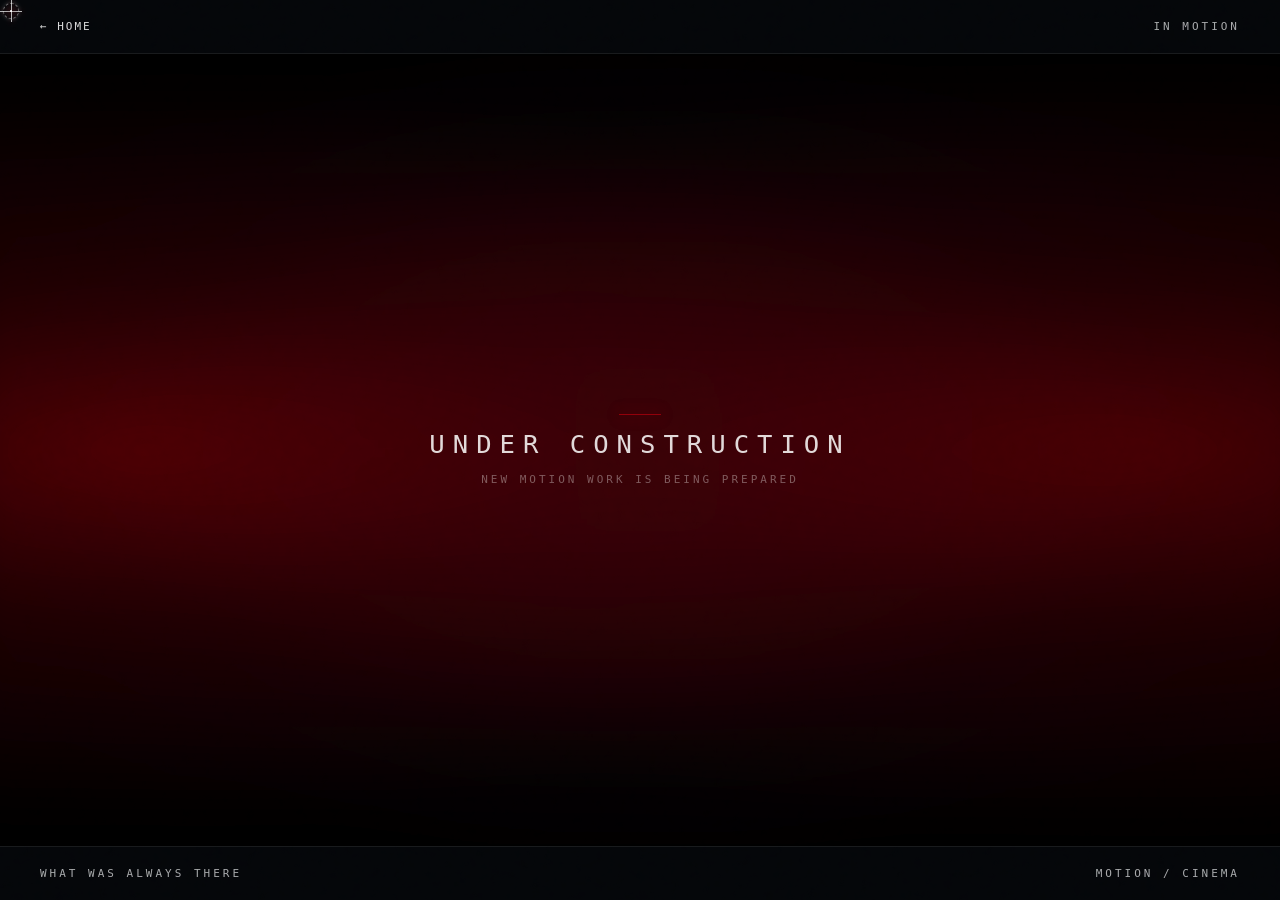
<file: motion.html>
<!DOCTYPE html>
<html lang="en">
<head>
    <meta charset="UTF-8">
    <meta name="viewport" content="width=device-width, initial-scale=1.0">
    <title>In Motion // Cinema Player</title>
    <style>
        :root {
            --void-blue: #010204;
            --blood-crimson: #600005;
            --bright-crimson: #90000a;
            --interface-white: rgba(255, 255, 255, 0.85);
            --interface-dim: rgba(255, 255, 255, 0.35);
            --chrome-safe-offset: 56px;
        }

        * {
            margin: 0;
            padding: 0;
            box-sizing: border-box;
        }

        body, html {
            width: 100%;
            height: 100%;
            overflow: hidden;
            background-color: var(--void-blue);
            cursor: none !important;
        }

        .shared-screen-bar {
            position: fixed;
            top: 0;
            left: 0;
            width: 100%;
            padding: 20px 40px;
            display: flex;
            justify-content: space-between;
            align-items: center;
            z-index: 100;
            border-bottom: 1px solid rgba(255, 255, 255, 0.08);
            background: rgba(6, 8, 12, 0.82);
            backdrop-filter: blur(10px);
            -webkit-backdrop-filter: blur(10px);
        }

        .shared-screen-bar.bottom-bar {
            top: auto;
            bottom: 0;
            border-bottom: none;
            border-top: 1px solid rgba(255, 255, 255, 0.08);
            padding: 20px 40px;
        }

        .shared-screen-bar .bar-link,
        .shared-screen-bar .bar-title,
        .shared-screen-bar .bar-meta {
            font-family: monospace;
            font-size: 11px;
            text-transform: uppercase;
        }

        .shared-screen-bar .bar-link {
            color: rgba(255, 255, 255, 0.85);
            text-decoration: none;
            letter-spacing: 2px;
            transition: color 0.3s ease;
        }

        .shared-screen-bar .bar-link:hover {
            color: #f4f1e6;
        }

        .shared-screen-bar .bar-title,
        .shared-screen-bar .bar-meta {
            color: rgba(255, 255, 255, 0.68);
            letter-spacing: 3px;
        }

        #pageTransitionOverlay {
            position: fixed;
            inset: 0;
            background: var(--void-blue);
            pointer-events: none;
            z-index: 2147483646;
            opacity: 0;
            transition: opacity 0.8s ease;
            visibility: hidden;
            display: block;
        }

        #pageTransitionOverlay.fade-to-black {
            opacity: 1;
            visibility: visible;
            pointer-events: auto;
        }

        #pageTransitionOverlay.is-hidden {
            opacity: 0;
            pointer-events: none;
            visibility: hidden;
            display: none;
        }

        canvas, a, button {
            cursor: none !important;
        }

        /* --- ARTISTIC FILM GRAIN OVERLAY --- */
        .grain-overlay {
            position: fixed;
            top: -50%;
            left: -50%;
            right: -50%;
            bottom: -50%;
            width: 200%;
            height: 200%;
            background: url("data:image/svg+xml,%3Csvg viewBox='0 0 200 200' xmlns='http://www.w3.org/2000/svg'%3E%3Cfilter id='noiseFilter'%3E%3CfeTurbulence type='fractalNoise' baseFrequency='0.85' numOctaves='3' stitchTiles='stitch'/%3E%3C/filter%3E%3Crect width='100%25' height='100%25' filter='url(%23noiseFilter)'/%3E%3C/svg%3E");
            opacity: 0.055;                 
            mix-blend-mode: overlay;        
            pointer-events: none;
            z-index: 99997; 
            animation: grainShimmer 0.15s steps(4) infinite;
            will-change: transform;
        }

        @keyframes grainShimmer {
            0% { transform: translate(0, 0); }
            25% { transform: translate(-1.5%, 0.5%); }
            50% { transform: translate(1%, -1%); }
            75% { transform: translate(-0.5%, -0.5%); }
            100% { transform: translate(0, 1%); }
        }

        /* --- COMPACT CROSSHAIR CURSOR WITH TARGET RING --- */
        #blobCursor {
            position: fixed;
            top: 0;
            left: 0;
            width: 22px; 
            height: 22px;
            pointer-events: none;
            z-index: 99999;
            mix-blend-mode: screen;
            display: flex;
            align-items: center;
            justify-content: center;
            will-change: transform;
        }

        #blobCursor::before {
            content: '';
            position: absolute;
            width: 100%;
            height: 1px;
            background: rgba(255, 255, 255, 0.7);
            box-shadow: 0 0 6px var(--blood-crimson);
            transition: transform 0.12s cubic-bezier(0.25, 1, 0.5, 1), background 0.2s ease, box-shadow 0.2s ease;
        }

        #blobCursor::after {
            content: '';
            position: absolute;
            width: 1px;
            height: 100%;
            background: rgba(255, 255, 255, 0.7);
            box-shadow: 0 0 6px var(--blood-crimson);
            transition: transform 0.12s cubic-bezier(0.25, 1, 0.5, 1), background 0.2s ease, box-shadow 0.2s ease;
        }

        .crosshair-core {
            position: absolute;
            width: 2.5px;
            height: 2.5px;
            background: #ffffff;
            border-radius: 50%;
            box-shadow: 0 0 8px #ffffff;
            z-index: 2;
            transition: transform 0.12s cubic-bezier(0.25, 1, 0.5, 1), background 0.2s ease, box-shadow 0.2s ease;
        }

        #blobCursor .crosshair-ring {
            position: absolute;
            width: 16px;
            height: 16px;
            border: 1px dashed rgba(255, 255, 255, 0.4);
            border-radius: 50%;
            box-shadow: 0 0 4px rgba(255, 255, 255, 0.2);
            animation: targetSpin 8s linear infinite;
            z-index: 1;
            transition: transform 0.12s cubic-bezier(0.25, 1, 0.5, 1), border-color 0.2s ease, box-shadow 0.2s ease;
        }

        #blobCursor.is-clicked::before { transform: scaleX(1.4); }
        #blobCursor.is-clicked::after { transform: scaleY(1.4); }
        #blobCursor.is-clicked .crosshair-core { transform: scale(1.6); }
        #blobCursor.is-clicked .crosshair-ring { transform: scale(1.35); }

        @keyframes targetSpin {
            from { transform: rotate(0deg); }
            to { transform: rotate(360deg); }
        }

        /* --- DARKENED REVERSAL STATE --- */
        #blobCursor.is-darkened { mix-blend-mode: normal; }
        #blobCursor.is-darkened::before, #blobCursor.is-darkened::after {
            background: #111215; box-shadow: 0 0 3px rgba(255, 255, 255, 0.8);
        }
        #blobCursor.is-darkened .crosshair-core {
            background: #111215; box-shadow: 0 0 4px rgba(255, 255, 255, 0.9);
        }
        #blobCursor.is-darkened .crosshair-ring {
            border-color: rgba(17, 18, 21, 0.85); box-shadow: 0 0 3px rgba(255, 255, 255, 0.5);
        }

        /* --- CINEMATIC THEATER MODE --- */
        .cinema-body {
            background-color: #000000 !important;
            width: 100vw;
            height: 100vh;
            margin: 0;
            padding: 0;
        }

        .cinema-container {
            position: relative;
            width: 100%;
            height: calc(100% - (var(--chrome-safe-offset) * 2));
            margin-top: var(--chrome-safe-offset);
            margin-bottom: var(--chrome-safe-offset);
            background: #000000;
            display: flex;
            align-items: center;
            justify-content: center;
            overflow: hidden;
        }

        /* Ambient side glow to soften letterbox bars when video is contained */
        .cinema-container::before {
            content: "";
            position: absolute;
            inset: 0;
            background:
                radial-gradient(ellipse at 12% 50%, rgba(144, 0, 10, 0.45) 0%, rgba(144, 0, 10, 0.18) 28%, transparent 62%),
                radial-gradient(ellipse at 88% 50%, rgba(144, 0, 10, 0.42) 0%, rgba(144, 0, 10, 0.16) 30%, transparent 64%),
                radial-gradient(ellipse at 50% 50%, rgba(20, 6, 12, 0.55) 0%, rgba(0, 0, 0, 0.94) 72%);
            filter: blur(20px) saturate(120%);
            transform: scale(1.06);
            pointer-events: none;
            z-index: 0;
        }

        @media (max-width: 900px) {
            :root {
                --chrome-safe-offset: 52px;
            }
        }

        .video-element {
            width: 100%;
            height: 100%;
            object-fit: contain;
            z-index: 1;
        }

        .video-element iframe {
            width: 100%;
            height: 100%;
            border: 0;
            pointer-events: none;
        }

        .video-play-overlay {
            position: absolute;
            inset: 0;
            z-index: 2;
            display: flex;
            align-items: center;
            justify-content: center;
            background: linear-gradient(180deg, rgba(1, 2, 4, 0.2) 0%, rgba(1, 2, 4, 0.6) 100%);
            opacity: 1;
            visibility: visible;
            pointer-events: auto;
            transition: opacity 0.5s ease, visibility 0.5s ease;
        }

        .video-play-overlay.is-hidden {
            opacity: 0;
            visibility: hidden;
            pointer-events: none;
        }

        .video-play-pill {
            display: inline-flex;
            align-items: center;
            gap: 12px;
            padding: 14px 22px;
            border: 1px solid rgba(255, 255, 255, 0.15);
            border-radius: 0px; /* Square/Minimalist theme aesthetic */
            background: rgba(1, 2, 4, 0.8);
            color: var(--interface-white);
            font-family: monospace;
            font-size: 11px;
            letter-spacing: 3px;
            text-transform: uppercase;
            backdrop-filter: blur(8px);
            transition: border-color 0.3s ease, background 0.3s ease;
        }
        
        .video-play-pill:hover {
            border-color: var(--bright-crimson);
            background: var(--void-blue);
        }

        .play-feedback {
            position: absolute;
            top: 50%;
            left: 50%;
            transform: translate(-50%, -50%) scale(0.6);
            width: 84px;
            height: 84px;
            border-radius: 50%;
            display: flex;
            align-items: center;
            justify-content: center;
            background: rgba(1, 2, 4, 0.85);
            border: 1px solid rgba(255, 255, 255, 0.1);
            color: #ffffff;
            opacity: 0;
            visibility: hidden;
            z-index: 5;
            transition: transform 240ms ease, opacity 240ms ease, visibility 240ms ease;
            pointer-events: none;
        }

        .play-feedback.is-visible {
            transform: translate(-50%, -50%) scale(1);
            opacity: 1;
            visibility: visible;
        }

        .play-feedback[data-state="pause"] svg {
            transform: translateX(0);
        }

        .play-feedback[data-state="play"] svg {
            transform: translateX(1px);
        }

        /* --- CONTROL WRAPPERS (TOP & BOTTOM) --- */
        .cinema-bottom-controls {
            position: absolute;
            left: 0;
            width: 100%;
            padding: 40px 50px;
            z-index: 10;
            transition: opacity 0.5s cubic-bezier(0.25, 1, 0.5, 1), transform 0.5s cubic-bezier(0.25, 1, 0.5, 1);
            pointer-events: auto;
        }

        .cinema-bottom-controls {
            bottom: 0;
            background: linear-gradient(to top, rgba(1, 2, 4, 0.95) 0%, rgba(1, 2, 4, 0) 100%);
            opacity: 0;
            transform: translateY(15px);
        }

        .cinema-container.controls-visible .cinema-bottom-controls {
            opacity: 1;
            transform: translateY(0);
            pointer-events: auto;
        }

        .cinema-container:not(.controls-visible) .cinema-bottom-controls {
            opacity: 0;
            transform: translateY(-12px);
            pointer-events: none;
        }

        /* --- BOTTOM CONTROLS DESIGN --- */
        .controls-row {
            display: flex;
            justify-content: space-between;
            align-items: center;
            margin-top: 20px;
        }

        .controls-group {
            display: flex;
            align-items: center;
            gap: 28px;
        }

        .cinema-control-icon {
            background: none;
            border: none;
            outline: none;
            color: var(--interface-white);
            display: flex;
            align-items: center;
            padding: 0;
            position: relative;
            z-index: 20;
            pointer-events: auto;
            transition: color 0.2s ease, transform 0.1s ease;
        }
        .cinema-control-icon:hover {
            color: var(--bright-crimson);
            transform: scale(1.05);
        }

        .audio-status-text {
            position: relative;
            display: inline-flex;
            align-items: center;
            justify-content: center;
            width: 24px;
            height: 24px;
            color: #ffffff;
        }
        .audio-mute-cross {
            position: absolute;
            inset: 0;
            transform: scale(0) rotate(-10deg);
            opacity: 0;
            transition: transform 220ms cubic-bezier(0.2,0.9,0.3,1), opacity 180ms ease;
            pointer-events: none;
            color: #ffffff;
        }
        .cinema-control-icon.is-muted .audio-mute-cross, #muteBtn.is-muted .audio-mute-cross {
            transform: scale(1) rotate(0deg);
            opacity: 1;
        }

        /* --- PROGRESS BAR SCRUBBER TRACK --- */
        .timeline-container {
            width: 100%;
            padding: 10px 0;
        }

        .timeline-bar {
            width: 100%;
            height: 2px;
            background: rgba(255, 255, 255, 0.15);
            position: relative;
            border-radius: 0px;
            transition: height 0.15s ease, background-color 0.15s ease;
        }

        .timeline-container:hover .timeline-bar {
            height: 4px;
            background: rgba(255, 255, 255, 0.25);
        }

        .timeline-progress {
            position: absolute;
            left: 0;
            top: 0;
            height: 100%;
            width: 0%;
            background: var(--bright-crimson);
            border-radius: 0px;
        }

        .timeline-handle {
            position: absolute;
            top: 50%;
            left: 0%;
            width: 10px;
            height: 10px;
            background: #ffffff;
            border: 1px solid var(--blood-crimson);
            border-radius: 0px; /* Hard-edged geometric aesthetic match */
            transform: translate(-50%, -50%) scale(0);
            transition: transform 0.15s ease;
            box-shadow: 0 0 8px var(--bright-crimson);
        }

        .timeline-container:hover .timeline-handle {
            transform: translate(-50%, -50%) scale(1);
        }

        /* --- VOLUME SLIDER LAYOUT --- */
        .volume-container {
            display: flex;
            align-items: center;
            gap: 10px;
        }

        .cinema-volume-slider {
            -webkit-appearance: none;
            appearance: none;
            width: 70px;
            background: rgba(255,255,255,0.15);
            height: 2px;
            outline: none;
            transition: width 0.2s ease, background 0.2s ease;
        }
        
        .cinema-volume-slider:hover {
            background: rgba(255,255,255,0.3);
        }

        .cinema-volume-slider::-webkit-slider-thumb {
            -webkit-appearance: none;
            width: 8px;
            height: 8px;
            background: #ffffff;
            border-radius: 0px;
        }

        .time-display {
            font-family: monospace;
            font-size: 11px;
            letter-spacing: 1px;
            color: var(--interface-dim);
        }

        .under-construction {
            position: relative;
            z-index: 1;
            display: flex;
            flex-direction: column;
            align-items: center;
            gap: 14px;
            padding: 32px;
            color: var(--interface-white);
            text-align: center;
        }

        .under-construction-mark {
            width: 42px;
            height: 1px;
            background: var(--bright-crimson);
            box-shadow: 0 0 14px rgba(144, 0, 10, 0.8);
        }

        .under-construction h1 {
            font-family: monospace;
            font-size: clamp(18px, 2vw, 28px);
            font-weight: 400;
            letter-spacing: 8px;
            text-transform: uppercase;
        }

        .under-construction p {
            color: var(--interface-dim);
            font-family: monospace;
            font-size: 11px;
            letter-spacing: 3px;
            text-transform: uppercase;
        }

        @media (max-width: 600px) {
            .under-construction h1 {
                letter-spacing: 4px;
            }

            .under-construction p {
                letter-spacing: 2px;
            }
        }
    </style>
    <link rel="stylesheet" href="chrome.css">
</head>
<body class="cinema-body">
<header class="shared-screen-bar">
    <a class="bar-link" href="index.html">← HOME</a>
    <div class="bar-title">IN MOTION</div>
</header>
<div id="pageTransitionOverlay"></div>

    <div class="grain-overlay"></div>

    <div id="blobCursor">
        <div class="crosshair-core"></div>
        <div class="crosshair-ring"></div>
    </div>

    <div id="cinemaContainer" class="cinema-container controls-visible">
        <div class="under-construction" role="status" aria-live="polite">
            <div class="under-construction-mark" aria-hidden="true"></div>
            <h1>Under Construction</h1>
            <p>New motion work is being prepared</p>
        </div>
    </div>

    <script>
        document.addEventListener('DOMContentLoaded', () => {
            const videoHost = document.getElementById('shortFilmPlayer');
            if (!videoHost) return;

            const YOUTUBE_VIDEO_ID = 'FNDfSJdtq8A';

            const listenerMap = {
                play: [],
                pause: [],
                loadedmetadata: [],
                timeupdate: [],
                volumechange: []
            };

            const emit = (eventName) => {
                const listeners = listenerMap[eventName] || [];
                listeners.forEach((listener) => {
                    try {
                        listener();
                    } catch (_) {
                        // Keep player interactions resilient even if one listener fails.
                    }
                });
            };

            const isNativeVideo = videoHost.tagName === 'VIDEO';
            let media;
            let playerElement = videoHost;

            const registerListener = (eventName, handler) => {
                if (!listenerMap[eventName]) listenerMap[eventName] = [];
                listenerMap[eventName].push(handler);
            };

            const ensureYouTubeApi = () => {
                if (window.YT && window.YT.Player) {
                    return Promise.resolve();
                }

                return new Promise((resolve) => {
                    const previous = window.onYouTubeIframeAPIReady;
                    window.onYouTubeIframeAPIReady = () => {
                        if (typeof previous === 'function') previous();
                        resolve();
                    };

                    if (!document.querySelector('script[src="https://www.youtube.com/iframe_api"]')) {
                        const script = document.createElement('script');
                        script.src = 'https://www.youtube.com/iframe_api';
                        document.head.appendChild(script);
                    }
                });
            };

            if (isNativeVideo) {
                media = videoHost;
            } else {
                let ytPlayer = null;
                let ytReady = false;
                let timePoll = null;

                const startTimePoll = () => {
                    if (timePoll) return;
                    timePoll = setInterval(() => emit('timeupdate'), 250);
                };

                const stopTimePoll = () => {
                    if (!timePoll) return;
                    clearInterval(timePoll);
                    timePoll = null;
                };

                media = {
                    play() {
                        if (!ytReady) return;
                        ytPlayer.playVideo();
                    },
                    pause() {
                        if (!ytReady) return;
                        ytPlayer.pauseVideo();
                    },
                    get paused() {
                        if (!ytReady) return true;
                        return ytPlayer.getPlayerState() !== window.YT.PlayerState.PLAYING;
                    },
                    get currentTime() {
                        if (!ytReady) return 0;
                        return ytPlayer.getCurrentTime() || 0;
                    },
                    set currentTime(value) {
                        if (!ytReady) return;
                        ytPlayer.seekTo(value, true);
                        emit('timeupdate');
                    },
                    get duration() {
                        if (!ytReady) return 0;
                        return ytPlayer.getDuration() || 0;
                    },
                    get muted() {
                        if (!ytReady) return false;
                        return ytPlayer.isMuted();
                    },
                    set muted(value) {
                        if (!ytReady) return;
                        if (value) {
                            ytPlayer.mute();
                        } else {
                            ytPlayer.unMute();
                        }
                        emit('volumechange');
                    },
                    get volume() {
                        if (!ytReady) return 1;
                        return (ytPlayer.getVolume() || 100) / 100;
                    },
                    set volume(value) {
                        if (!ytReady) return;
                        const clamped = Math.max(0, Math.min(1, Number(value)));
                        ytPlayer.setVolume(Math.round(clamped * 100));
                        if (clamped === 0) {
                            ytPlayer.mute();
                        } else {
                            ytPlayer.unMute();
                        }
                        emit('volumechange');
                    },
                    addEventListener(eventName, handler) {
                        registerListener(eventName, handler);
                    }
                };

                ensureYouTubeApi().then(() => {
                    ytPlayer = new window.YT.Player('shortFilmPlayer', {
                        videoId: YOUTUBE_VIDEO_ID,
                        playerVars: {
                            rel: 0,
                            modestbranding: 1,
                            playsinline: 1,
                            controls: 0,
                            showinfo: 0,
                            iv_load_policy: 3
                        },
                        events: {
                            onReady: () => {
                                ytReady = true;
                                playerElement = videoHost.querySelector('iframe') || videoHost;
                                emit('loadedmetadata');
                                emit('volumechange');
                            },
                            onStateChange: (event) => {
                                if (event.data === window.YT.PlayerState.PLAYING) {
                                    emit('play');
                                    startTimePoll();
                                } else if (
                                    event.data === window.YT.PlayerState.PAUSED ||
                                    event.data === window.YT.PlayerState.ENDED
                                ) {
                                    emit('pause');
                                    stopTimePoll();
                                    emit('timeupdate');
                                }
                            }
                        }
                    });
                });
            }

            const onMedia = (eventName, handler) => {
                if (typeof media.addEventListener === 'function') {
                    media.addEventListener(eventName, handler);
                }
            };

            const attemptPlay = () => {
                if (typeof media.play !== 'function') return;
                const result = media.play();
                if (result && typeof result.catch === 'function') {
                    result.catch(() => {});
                }
            };

            const overlay = document.getElementById('pageTransitionOverlay');
            const videoPlayOverlay = document.getElementById('videoPlayOverlay');
            const hideOverlay = () => {
                if (!overlay) return;
                overlay.style.transition = 'opacity 1s ease';
                overlay.style.opacity = '0';
                overlay.style.pointerEvents = 'none';
                overlay.style.visibility = 'hidden';
                overlay.style.display = 'none';
                overlay.classList.remove('fade-to-black');
                overlay.classList.add('is-hidden');
            };
            const hideVideoPlayOverlay = () => {
                if (!videoPlayOverlay) return;
                videoPlayOverlay.style.opacity = '0';
                videoPlayOverlay.style.visibility = 'hidden';
                videoPlayOverlay.style.pointerEvents = 'none';
                videoPlayOverlay.classList.add('is-hidden');
            };

            hideOverlay();

            const container = document.getElementById('cinemaContainer');
            const bottomControls = document.querySelector('.cinema-bottom-controls');
            const playPauseBtn = document.getElementById('playPauseBtn');
            const playIcon = document.getElementById('playIcon');
            const pauseIcon = document.getElementById('pauseIcon');
            const volumeSlider = document.getElementById('volumeSlider');
            const fullscreenBtn = document.getElementById('fullscreenBtn');
            const timelineBar = document.querySelector('.timeline-bar');
            const timelineProgress = document.getElementById('timelineProgress');
            const timelineHandle = document.getElementById('timelineHandle');
            const currentTimeDisplay = document.getElementById('currentTime');
            const totalDurationDisplay = document.getElementById('totalDuration');

            function formatTime(seconds) {
                if (Number.isNaN(seconds)) return '00:00';
                const mins = Math.floor(seconds / 60);
                const secs = Math.floor(seconds % 60);
                return `${mins.toString().padStart(2, '0')}:${secs.toString().padStart(2, '0')}`;
            }

            function syncIcons() {
                if (playIcon) playIcon.style.display = media.paused ? 'block' : 'none';
                if (pauseIcon) pauseIcon.style.display = media.paused ? 'none' : 'block';
            }

            function togglePlay(event) {
                if (event) event.preventDefault();
                if (event) event.stopPropagation();
                if (media.paused) {
                    attemptPlay();
                } else {
                    media.pause();
                }
                syncIcons();
                triggerPlayFeedback();
            }

            function triggerPlayFeedback() {
                const feedback = document.getElementById('playFeedback');
                if (!feedback) return;
                const icon = media.paused ? 'pause' : 'play';
                feedback.classList.remove('is-visible');
                void feedback.offsetWidth;
                feedback.classList.add('is-visible');
                feedback.setAttribute('data-state', icon);
                clearTimeout(triggerPlayFeedback.timeout);
                triggerPlayFeedback.timeout = setTimeout(() => {
                    feedback.classList.remove('is-visible');
                }, 700);
            }

            playPauseBtn?.addEventListener('click', togglePlay);
            videoHost.addEventListener('click', togglePlay);
            videoPlayOverlay?.addEventListener('click', () => {
                if (media.paused) {
                    attemptPlay();
                }
            });

            onMedia('play', () => {
                syncIcons();
                hideOverlay();
                hideVideoPlayOverlay();
            });
            onMedia('pause', syncIcons);
            onMedia('loadedmetadata', () => {
                if (totalDurationDisplay) totalDurationDisplay.textContent = formatTime(media.duration);
            });
            onMedia('timeupdate', () => {
                if (!media.duration) return;
                const percentage = (media.currentTime / media.duration) * 100;
                if (timelineProgress) timelineProgress.style.width = `${percentage}%`;
                if (timelineHandle) timelineHandle.style.left = `${percentage}%`;
                if (currentTimeDisplay) currentTimeDisplay.textContent = formatTime(media.currentTime);
                if (media.currentTime >= 4) {
                    hideOverlay();
                    hideVideoPlayOverlay();
                }
            });

            setTimeout(() => {
                hideOverlay();
                hideVideoPlayOverlay();
            }, 4500);

            timelineBar?.addEventListener('click', (event) => {
                const rect = timelineBar.getBoundingClientRect();
                const clickPosition = (event.clientX - rect.left) / rect.width;
                media.currentTime = clickPosition * media.duration;
            });

            volumeSlider?.addEventListener('input', (event) => {
                media.volume = Number(event.target.value);
                media.muted = media.volume === 0;
            });

            fullscreenBtn?.addEventListener('click', () => {
                if (!document.fullscreenElement) {
                    container?.requestFullscreen().catch(() => {});
                } else {
                    document.exitFullscreen();
                }
            });

            const cursor = document.getElementById('blobCursor');
            const setCursorDarkened = (isDark) => {
                if (!cursor) return;
                cursor.classList.toggle('is-darkened', isDark);
            };

            videoHost.addEventListener('mouseenter', () => setCursorDarkened(true));
            videoHost.addEventListener('mouseleave', () => setCursorDarkened(false));

            const showCursor = () => {
                if (!document.fullscreenElement) {
                    if (cursor) cursor.style.opacity = '1';
                    if (cursor) cursor.style.visibility = 'visible';
                }
            };
            const hideCursor = () => {
                if (cursor) cursor.style.opacity = '0';
                if (cursor) cursor.style.visibility = 'hidden';
            };

            document.addEventListener('mousemove', showCursor);
            document.addEventListener('mousedown', showCursor);
            document.addEventListener('keydown', showCursor);
            document.addEventListener('fullscreenchange', () => {
                if (document.fullscreenElement) {
                    hideCursor();
                } else {
                    showCursor();
                }
            });
            if (document.fullscreenElement) {
                hideCursor();
            } else {
                showCursor();
            }

            let controlsTimeout;
            const showControls = () => {
                if (!container) return;
                container.classList.add('controls-visible');
                if (controlsTimeout) clearTimeout(controlsTimeout);
                controlsTimeout = setTimeout(() => {
                    container.classList.remove('controls-visible');
                }, 2200);
            };
            const hideControls = () => {
                if (!container) return;
                container.classList.remove('controls-visible');
                if (controlsTimeout) clearTimeout(controlsTimeout);
            };

            container?.addEventListener('mousemove', showControls);
            container?.addEventListener('mouseleave', hideControls);
            videoHost.addEventListener('mouseenter', showControls);
            videoHost.addEventListener('mousemove', showControls);
            videoHost.addEventListener('mouseleave', hideControls);

            showControls();
            syncIcons();
            
            const muteBtn = document.getElementById('muteBtn');
            if (muteBtn) {
                const syncAudioButton = () => {
                    muteBtn.classList.toggle('is-muted', media.muted);
                };
                muteBtn.addEventListener('click', (e) => {
                    e.preventDefault();
                    e.stopPropagation();
                    media.muted = !media.muted;
                    syncAudioButton();
                });
                onMedia('volumechange', syncAudioButton);
                syncAudioButton();
            }

            onMedia('timeupdate', () => {
                if (media.currentTime >= 4 && overlay) {
                    overlay.style.transition = 'opacity 1s ease';
                    overlay.style.opacity = '0';
                    overlay.style.pointerEvents = 'none';
                }
            });
        });
    </script>

    <script type="module" src="script.js"></script>
    <footer class="shared-screen-bar bottom-bar">
        <span class="bar-meta">WHAT WAS ALWAYS THERE</span>
        <span class="bar-meta">MOTION / CINEMA</span>
    </footer>
</body>
</html>
</file>
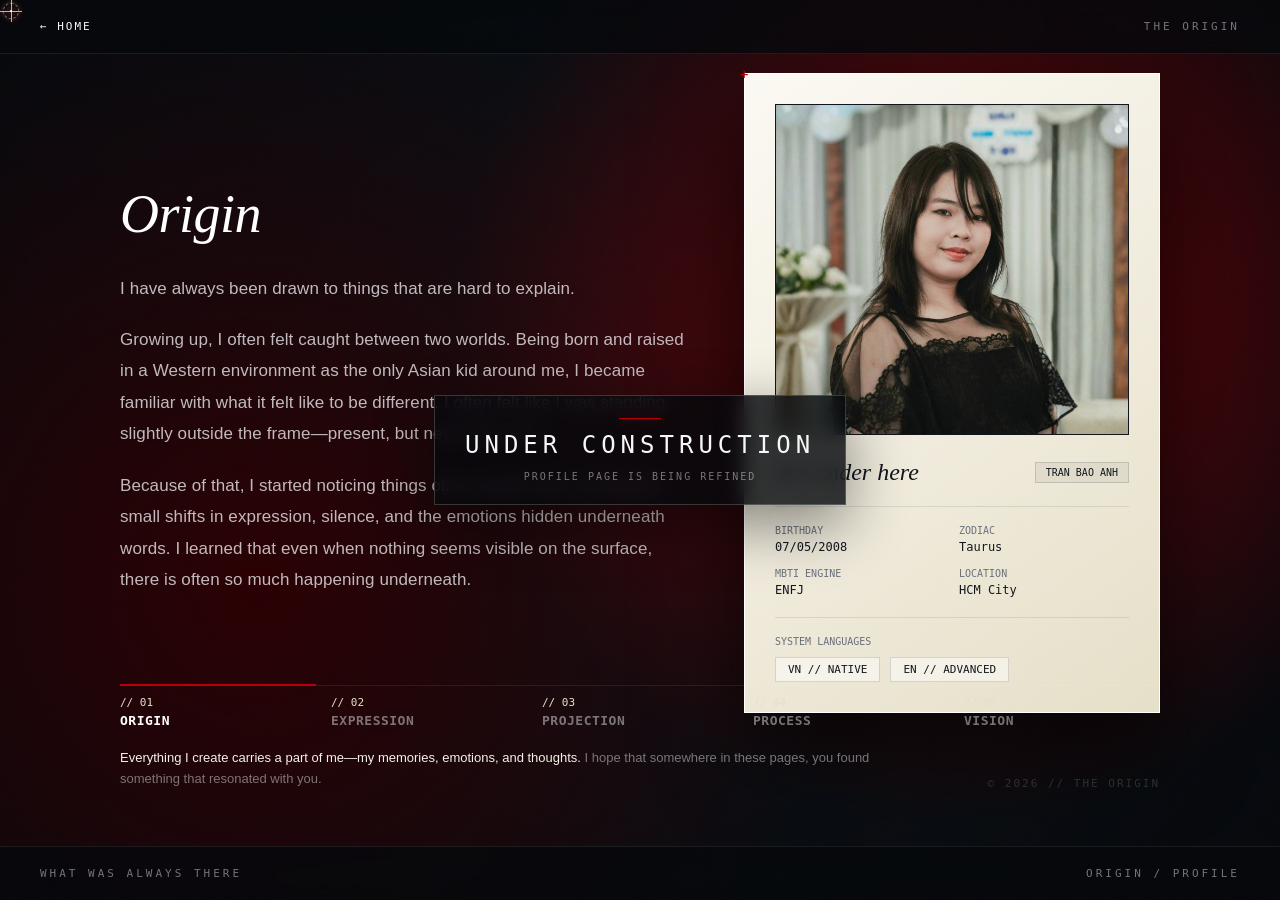
<file: origin.html>
<!DOCTYPE html>
<html lang="en">
<head>
    <meta charset="UTF-8">
    <meta name="viewport" content="width=device-width, initial-scale=1.0">
    <title>In Motion // The Origin Canvas</title>
    <style>
        :root {
            /* Legacy Dark Base & Crimson Atmosphere */
            --bg-base: #06080c;
            --crimson-glow: #6a0005;
            --crimson-bright: #b8000a;
            --text-main: #f5f6f8;
            --text-muted: rgba(245, 246, 248, 0.45);
            --border-line: rgba(255, 255, 255, 0.08);
            
            /* High-Contrast Cream Frame Tones */
            --cream-card-bg: #fbf9f3;
            --cream-accent: #f4f1e6;
            --cream-muted: #e6dfc8;
            --charcoal-text: #11151c;
        }

        * {
            margin: 0;
            padding: 0;
            box-sizing: border-box;
        }

        body, html {
            width: 100%;
            height: 100%;
            overflow: hidden;
            background-color: var(--bg-base);
            font-family: -apple-system, BlinkMacSystemFont, "SF Pro Display", "Segoe UI", sans-serif;
            color: var(--text-main);
            cursor: none !important;
        }

        .shared-screen-bar {
            position: fixed;
            top: 0;
            left: 0;
            width: 100%;
            padding: 20px 40px;
            display: flex;
            justify-content: space-between;
            align-items: center;
            z-index: 100;
            border-bottom: 1px solid var(--border-line);
            background: rgba(6, 8, 12, 0.82);
            backdrop-filter: blur(10px);
            -webkit-backdrop-filter: blur(10px);
        }

        .shared-screen-bar.bottom-bar {
            top: auto;
            bottom: 0;
            border-bottom: none;
            border-top: 1px solid rgba(255, 255, 255, 0.08);
            padding: 20px 40px;
        }

        .shared-screen-bar .bar-link,
        .shared-screen-bar .bar-title,
        .shared-screen-bar .bar-meta {
            font-family: monospace;
            font-size: 11px;
            text-transform: uppercase;
        }

        .shared-screen-bar .bar-link {
            color: var(--text-main);
            text-decoration: none;
            letter-spacing: 2px;
            transition: color 0.3s ease;
        }

        .shared-screen-bar .bar-link:hover {
            color: var(--crimson-bright);
        }

        .shared-screen-bar .bar-title,
        .shared-screen-bar .bar-meta {
            color: rgba(245, 246, 248, 0.68);
            letter-spacing: 3px;
        }

        a, button, .interactive {
            cursor: none !important;
        }

        /* --- BACKGROUND MATRIX --- */
        .abstract-ambience {
            position: absolute;
            inset: 0;
            z-index: 1;
            overflow: hidden;
            background: 
                radial-gradient(circle at 75% 35%, var(--crimson-glow) 0%, transparent 45%),
                radial-gradient(circle at 20% 65%, #2a0003 0%, transparent 50%),
                radial-gradient(circle at 50% 50%, #0d1117 0%, var(--bg-base) 100%);
        }

        .grain-overlay {
            position: fixed;
            inset: -50%;
            width: 200%; height: 200%;
            background: url("data:image/svg+xml,%3Csvg viewBox='0 0 200 200' xmlns='http://www.w3.org/2000/svg'%3E%3Cfilter id='noiseFilter'%3E%3CfeTurbulence type='fractalNoise' baseFrequency='0.95' numOctaves='3' stitchTiles='stitch'/%3E%3C/filter%3E%3Crect width='100%25' height='100%25' filter='url(%23noiseFilter)'/%3E%3C/svg%3E");
            opacity: 0.06;                 
            mix-blend-mode: overlay;        
            pointer-events: none;
            z-index: 99997; 
            animation: shimmer 0.15s steps(2) infinite;
        }
        @keyframes shimmer {
            0% { transform: translate(0, 0); }
            50% { transform: translate(-0.5%, 1%); }
            100% { transform: translate(1%, -0.5%); }
        }

        /* --- HYBRID INTERACTIVE CURSOR AURA --- */
        #blobCursor {
    position: fixed;
    top: 0;
    left: 0;
    width: 22px; 
    height: 22px;
    pointer-events: none;
    z-index: 99999;
    mix-blend-mode: screen;
    display: flex;
    align-items: center;
    justify-content: center;
    will-change: transform;
}

#blobCursor::before {
    content: '';
    position: absolute;
    width: 100%;
    height: 1px;
    background: rgba(255, 255, 255, 0.7);
    box-shadow: 0 0 6px rgba(255, 68, 0, 0.5);
    transition: transform 0.12s cubic-bezier(0.25, 1, 0.5, 1), background 0.2s ease, box-shadow 0.2s ease;
}

#blobCursor::after {
    content: '';
    position: absolute;
    width: 1px;
    height: 100%;
    background: rgba(255, 255, 255, 0.7);
    box-shadow: 0 0 6px rgba(255, 68, 0, 0.5);
    transition: transform 0.12s cubic-bezier(0.25, 1, 0.5, 1), background 0.2s ease, box-shadow 0.2s ease;
}

.crosshair-core {
    position: absolute;
    width: 2.5px;
    height: 2.5px;
    background: #ffffff;
    border-radius: 50%;
    box-shadow: 0 0 8px #ffffff;
    z-index: 2;
    transition: transform 0.12s cubic-bezier(0.25, 1, 0.5, 1), background 0.2s ease, box-shadow 0.2s ease;
}

#blobCursor .crosshair-ring {
    position: absolute;
    width: 16px;
    height: 16px;
    border: 1px dashed rgba(255, 255, 255, 0.4);
    border-radius: 50%;
    box-shadow: 0 0 4px rgba(255, 119, 0, 0.3);
    animation: targetSpin 8s linear infinite;
    z-index: 1;
    transition: transform 0.12s cubic-bezier(0.25, 1, 0.5, 1), border-color 0.2s ease, box-shadow 0.2s ease;
}

#blobCursor.is-clicked::before { transform: scaleX(1.4); }
#blobCursor.is-clicked::after { transform: scaleY(1.4); }
#blobCursor.is-clicked .crosshair-core { transform: scale(1.6); }
#blobCursor.is-clicked .crosshair-ring { transform: scale(1.35); }

@keyframes targetSpin {
    from { transform: rotate(0deg); }
    to { transform: rotate(360deg); }
}

        /* --- STAGE CONFIGURATION --- */
        .canvas-wrapper {
            position: relative;
            z-index: 5;
            width: 100vw;
            height: 100vh;
            padding: 40px 60px;
            display: flex;
            flex-direction: column;
            justify-content: space-between;
        }

        .origin-inline-header {
            display: flex;
            justify-content: space-between;
            align-items: center;
            border-bottom: 1px solid var(--border-line);
            padding-bottom: 15px;
            height: 35px;
        }

        .back-nav {
            font-family: monospace;
            font-size: 12px;
            letter-spacing: 3px;
            color: var(--text-main);
            text-decoration: none;
            text-transform: uppercase;
            transition: color 0.3s ease;
        }
        .back-nav:hover { color: var(--cream-accent); }

        .canvas-title {
            font-family: monospace;
            font-size: 12px;
            letter-spacing: 4px;
            color: var(--text-muted);
        }

        /* --- CENTRAL STAGE --- */
        .exhibition-space {
            display: flex;
            justify-content: space-between;
            align-items: center;
            height: calc(100% - 175px);
            margin: 30px auto;
            width: 100%;
            max-width: 1500px;
            padding: 0 60px;
        }

        .text-spread-runway {
            width: 55%; 
            height: 100%;
            display: flex;
            flex-direction: column;
            justify-content: center;
        }

        .narrative-dynamic-stage {
            position: relative;
            width: 100%;
            height: 420px; 
        }

        .fragment-pane {
            position: absolute;
            top: 0;
            left: 0;
            width: 100%;
            opacity: 0;
            pointer-events: none;
            transform: translateX(-10px);
            transition: opacity 0.35s ease, transform 0.35s cubic-bezier(0.16, 1, 0.3, 1);
        }

        .fragment-pane.is-active {
            opacity: 1;
            pointer-events: auto;
            transform: translateX(0);
        }

        .fragment-pane h2 {
            font-family: "Georgia", serif;
            font-size: 54px;
            font-weight: 300;
            letter-spacing: -0.5px;
            margin-bottom: 28px;
            color: #ffffff;
            font-style: italic;
        }

        .fragment-pane p {
            font-size: 17px;
            line-height: 1.85;
            color: rgba(245, 246, 248, 0.75);
            margin-bottom: 20px;
            font-weight: 300;
            letter-spacing: 0.1px;
        }

        /* RIGHT COLUMN: PORTRAIT SCULPTURE */
        .portrait-sculpture {
            width: 40%; 
            display: flex;
            justify-content: flex-end;
            align-items: center;
            height: 100%;
        }

        /* RE-DEFINED: Card is now cream to match the bright profile photo */
        .fineart-portrait-card {
            width: 100%;
            max-width: 440px;
            height: 100%;
            max-height: 640px;
            background: linear-gradient(145deg, var(--cream-card-bg), var(--cream-muted));
            border: 1px solid #ffffff;
            padding: 30px;
            display: flex;
            flex-direction: column;
            justify-content: space-between;
            position: relative;
            box-shadow: 0 40px 80px rgba(0,0,0,0.7);
        }

        .fineart-portrait-card::before {
            content: '+';
            position: absolute;
            top: -8px; left: -5px;
            font-family: monospace;
            font-size: 14px;
            color: var(--crimson-bright); 
        }

        .portrait-lens {
            width: 100%;
            aspect-ratio: 3 / 4; 
            background: #11151c;
            border: 1px solid rgba(0, 0, 0, 0.05);
            overflow: hidden;
            margin-bottom: 24px;
        }

        .portrait-lens img {
            width: 100%;
            height: 100%;
            object-fit: cover;
            opacity: 0.95;
            transition: all 0.5s ease;
        }

        .fineart-portrait-card:hover .portrait-lens img {
            opacity: 1;
        }

        /* Typography inside the cream card transitions to dark slate charcoal */
        .portrait-meta {
            display: flex;
            flex-direction: column;
            gap: 20px;
        }

        .identity-signature {
            display: flex;
            justify-content: space-between;
            align-items: center;
        }

        .identity-signature h3 {
            font-family: "Georgia", serif;
            font-style: italic;
            font-weight: 500;
            font-size: 24px;
            color: var(--charcoal-text);
        }

        .identity-signature span {
            font-family: monospace;
            font-size: 10px;
            color: var(--charcoal-text);
            background: rgba(17, 21, 28, 0.06);
            padding: 4px 10px;
            border: 1px solid rgba(17, 21, 28, 0.15);
        }

        .minimal-stats-strip {
            display: grid;
            grid-template-columns: repeat(2, 1fr);
            gap: 14px;
            border-top: 1px solid rgba(17, 21, 28, 0.1);
            padding-top: 18px;
            font-family: monospace;
            font-size: 12px;
        }

        .stat-node {
            display: flex;
            flex-direction: column;
            gap: 4px;
        }

        .stat-node label {
            color: #686e7a;
            font-size: 10px;
        }

        .stat-node span {
            color: var(--charcoal-text);
            font-weight: 500;
        }

        .artistic-bullets {
            display: flex;
            flex-direction: column;
            gap: 10px;
            border-top: 1px solid rgba(17, 21, 28, 0.1);
            padding-top: 18px;
        }

        .bullets-heading {
            font-family: monospace;
            font-size: 10px;
            color: #686e7a;
            text-transform: uppercase;
        }

        .bullets-flex {
            display: flex;
            gap: 10px;
        }

        .bullet-tag-node {
            font-family: monospace;
            font-size: 11px;
            color: var(--charcoal-text);
            background: rgba(255, 255, 255, 0.5);
            border: 1px solid rgba(17, 21, 28, 0.15);
            padding: 5px 12px;
            font-weight: 500;
        }

        /* --- LOWER NAV DECK & RUNWAY HOUSING --- */
        .system-dock-housing {
            width: 100%;
            max-width: 1500px;
            margin: 0 auto;
            padding: 0 60px;
            z-index: 10;
            position: relative;
            top: -70px;
        }

        .navigation-dock {
            display: grid;
            grid-template-columns: repeat(5, 1fr);
            gap: 15px;
            border-top: 1px solid var(--border-line);
            padding-top: 20px;
            margin-bottom: 12px;
        }

        .dock-tab-btn {
            background: none;
            border: none;
            text-align: left;
            padding: 10px 0;
            color: var(--text-muted);
            font-family: monospace;
            transition: all 0.3s ease;
            border-top: 2px solid transparent;
            margin-top: -22px; 
        }

        .dock-tab-btn:hover, .dock-tab-btn.is-active {
            color: #ffffff;
            border-top-color: var(--crimson-bright);
        }

        .dock-tab-btn span {
            display: block;
            font-size: 11px;
            color: var(--cream-muted); /* Page index indices accented in vanilla cream */
            margin-bottom: 4px;
        }

        .dock-tab-btn label {
            font-size: 13px;
            text-transform: uppercase;
            font-weight: bold;
            letter-spacing: 0.5px;
        }

        .origin-footer-content {
            display: flex;
            justify-content: space-between;
            align-items: flex-end;
            padding-top: 10px;
            height: 40px;
        }

        .manifesto-block {
            max-width: 800px;
            font-size: 13px;
            line-height: 1.6;
            color: var(--text-muted);
        }
        .manifesto-block span {
            color: var(--cream-accent); /* Manifesto pop highlight */
        }

        .canvas-stamp {
            font-family: monospace;
            font-size: 11px;
            letter-spacing: 2px;
            color: rgba(255,255,255,0.15);
        }

        .origin-lifted-bar {
            bottom: 64px;
        }

        .origin-construction-notice {
            position: fixed;
            top: 50%;
            left: 50%;
            z-index: 50;
            display: flex;
            flex-direction: column;
            align-items: center;
            gap: 12px;
            transform: translate(-50%, -50%);
            padding: 22px 30px;
            border: 1px solid rgba(255, 255, 255, 0.18);
            background: rgba(6, 8, 12, 0.82);
            box-shadow: 0 20px 60px rgba(0, 0, 0, 0.45);
            backdrop-filter: blur(10px);
            -webkit-backdrop-filter: blur(10px);
            pointer-events: none;
            text-align: center;
        }

        .origin-construction-notice::before {
            content: '';
            width: 42px;
            height: 1px;
            background: var(--crimson-bright);
            box-shadow: 0 0 14px rgba(184, 0, 10, 0.8);
        }

        .origin-construction-notice h1 {
            color: var(--text-main);
            font-family: monospace;
            font-size: clamp(16px, 2vw, 24px);
            font-weight: 400;
            letter-spacing: 5px;
            text-transform: uppercase;
        }

        .origin-construction-notice p {
            color: var(--text-muted);
            font-family: monospace;
            font-size: 10px;
            letter-spacing: 2px;
            text-transform: uppercase;
        }

        @media (max-width: 900px) {
            .system-dock-housing {
                top: -44px;
            }

            .origin-lifted-bar {
                bottom: 40px;
            }
        }
    </style>
    <link rel="stylesheet" href="chrome.css">
</head>
<body>
<header class="shared-screen-bar">
    <a class="bar-link" href="index.html">← HOME</a>
    <div class="bar-title">THE ORIGIN</div>
</header>

    <div class="abstract-ambience"></div>
    <div class="grain-overlay"></div>

    <div class="origin-construction-notice" role="status" aria-live="polite">
        <h1>Under Construction</h1>
        <p>Profile page is being refined</p>
    </div>

    <div id="blobCursor">
        <div class="crosshair-core"></div>
        <div class="crosshair-ring"></div>
    </div>

    <div class="canvas-wrapper">

        <main class="exhibition-space">
            
            <div class="text-spread-runway">
                <div class="narrative-dynamic-stage">
                    <!-- Fragment 1 -->
                    <div id="frag1" class="fragment-pane is-active">
                        <h2>Origin</h2>
                        <p>I have always been drawn to things that are hard to explain.</p>
                        <p>Growing up, I often felt caught between two worlds. Being born and raised in a Western environment as the only Asian kid around me, I became familiar with what it felt like to be different. I often felt like I was standing slightly outside the frame—present, but never fully seen.</p>
                        <p>Because of that, I started noticing things other people often overlooked: small shifts in expression, silence, and the emotions hidden underneath words. I learned that even when nothing seems visible on the surface, there is often so much happening underneath.</p>
                    </div>

                    <!-- Fragment 2 -->
                    <div id="frag2" class="fragment-pane">
                        <h2>Expression</h2>
                        <p>When words failed me, art became my voice.</p>
                        <p>There were many thoughts and emotions I struggled to express, especially during times when I felt isolated or misunderstood. Creating became the one place where I didn’t have to explain myself to be understood.</p>
                        <p>Through art, I found a way to release emotions that felt too complicated or too heavy to put into words. It became more than just a hobby—it became both an outlet and a reflection of who I was.</p>
                    </div>

                    <!-- Fragment 3 -->
                    <div id="frag3" class="fragment-pane">
                        <h2>Projection</h2>
                        <p>Because of this, I naturally put parts of myself into everything I create.</p>
                        <p>Every character, visual idea, and story I make carries pieces of my own experiences, emotions, and questions. My work is deeply personal, even when it doesn’t seem obvious at first.</p>
                        <p>Even if a story is fictional, the emotions behind it are real.</p>
                    </div>

                    <!-- Fragment 4 -->
                    <div id="frag4" class="fragment-pane">
                        <h2>From Idea to World</h2>
                        <p>I am fascinated by the process of giving shape to things that cannot be seen.</p>
                        <p>A lot of my ideas begin as feelings, fleeting thoughts, or random mental images that are difficult to explain. What I love most about animation and concept creation is turning those fragments into something real—something people can see, feel, and connect with.</p>
                        <p>I especially enjoy the early stages of creating, when ideas are still rough and full of possibilities. I love experimenting with symbolism, visual metaphors, color, and composition to build meaning beyond what is directly shown.</p>
                    </div>

                    <!-- Fragment 5 -->
                    <div id="frag5" class="fragment-pane">
                        <h2>Vision</h2>
                        <p>I create not just to make something visually appealing, but to make people feel seen.</p>
                        <p>I want my work to resonate with people who have felt misunderstood, disconnected, or caught between identities. I believe art can create space for emotions that are hard to describe but deeply human.</p>
                        <p>Through every sketch, frame, and story, I continue exploring the space between what is visible and what is felt.</p>
                    </div>
                </div>
            </div>

            <div class="portrait-sculpture">
                <div class="fineart-portrait-card">
                    <div class="portrait-lens">
                        <img src="me.png" alt="Portfolio Specimen" onerror="this.style.opacity='0.85';">
                    </div>

                    <div class="portrait-meta">
                        <div class="identity-signature">
                            <h3>Hi! Ander here</h3>
                            <span>TRAN BAO ANH</span>
                        </div>

                        <div class="minimal-stats-strip">
                            <div class="stat-node">
                                <label>BIRTHDAY</label>
                                <span>07/05/2008</span>
                            </div>
                            <div class="stat-node">
                                <label>ZODIAC</label>
                                <span>Taurus</span>
                            </div>
                            <div class="stat-node">
                                <label>MBTI ENGINE</label>
                                <span>ENFJ</span>
                            </div>
                            <div class="stat-node">
                                <label>LOCATION</label>
                                <span>HCM City</span>
                            </div>
                        </div>

                        <div class="artistic-bullets">
                            <div class="bullets-heading">System Languages</div>
                            <div class="bullets-flex">
                                <div class="bullet-tag-node">VN // NATIVE</div>
                                <div class="bullet-tag-node">EN // ADVANCED</div>
                            </div>
                        </div>
                    </div>
                </div>
            </div>

        </main>

        <div class="system-dock-housing">
            <nav class="navigation-dock">
                <button class="dock-tab-btn is-active" onclick="switchFragment(this, 'frag1')">
                    <span>// 01</span><label>Origin</label>
                </button>
                <button class="dock-tab-btn" onclick="switchFragment(this, 'frag2')">
                    <span>// 02</span><label>Expression</label>
                </button>
                <button class="dock-tab-btn" onclick="switchFragment(this, 'frag3')">
                    <span>// 03</span><label>Projection</label>
                </button>
                <button class="dock-tab-btn" onclick="switchFragment(this, 'frag4')">
                    <span>// 04</span><label>Process</label>
                </button>
                <button class="dock-tab-btn" onclick="switchFragment(this, 'frag5')">
                    <span>// 05</span><label>Vision</label>
                </button>
            </nav>

            <div class="origin-footer-content">
                <div class="manifesto-block">
                    <span>Everything I create carries a part of me—my memories, emotions, and thoughts.</span> I hope that somewhere in these pages, you found something that resonated with you.
                </div>
                <div class="canvas-stamp">
                    © 2026 // THE ORIGIN
                </div>
            </div>
        </div>
    </div>

    <script>
        // Advance the guided tutorial when this page is reached.
        if (sessionStorage.getItem('tutorialProgress') === '6') {
            sessionStorage.setItem('tutorialProgress', '7');
        }

        function switchFragment(button, targetId) {
            const panes = document.querySelectorAll('.fragment-pane');
            const anchors = document.querySelectorAll('.dock-tab-btn');
            
            panes.forEach(pane => pane.classList.remove('is-active'));
            anchors.forEach(anchor => anchor.classList.remove('is-active'));
            
            document.getElementById(targetId).classList.add('is-active');
            button.classList.add('is-active');
        }

        const cursor = document.getElementById('blobCursor');
        document.addEventListener('mousemove', (e) => {
            cursor.style.transform = `translate3d(${e.clientX - 14}px, ${e.clientY - 14}px, 0)`;
        });
    </script>
    <footer class="shared-screen-bar bottom-bar origin-lifted-bar">
        <span class="bar-meta">WHAT WAS ALWAYS THERE</span>
        <span class="bar-meta">ORIGIN / PROFILE</span>
    </footer>
    
</body>
</html>
</file>
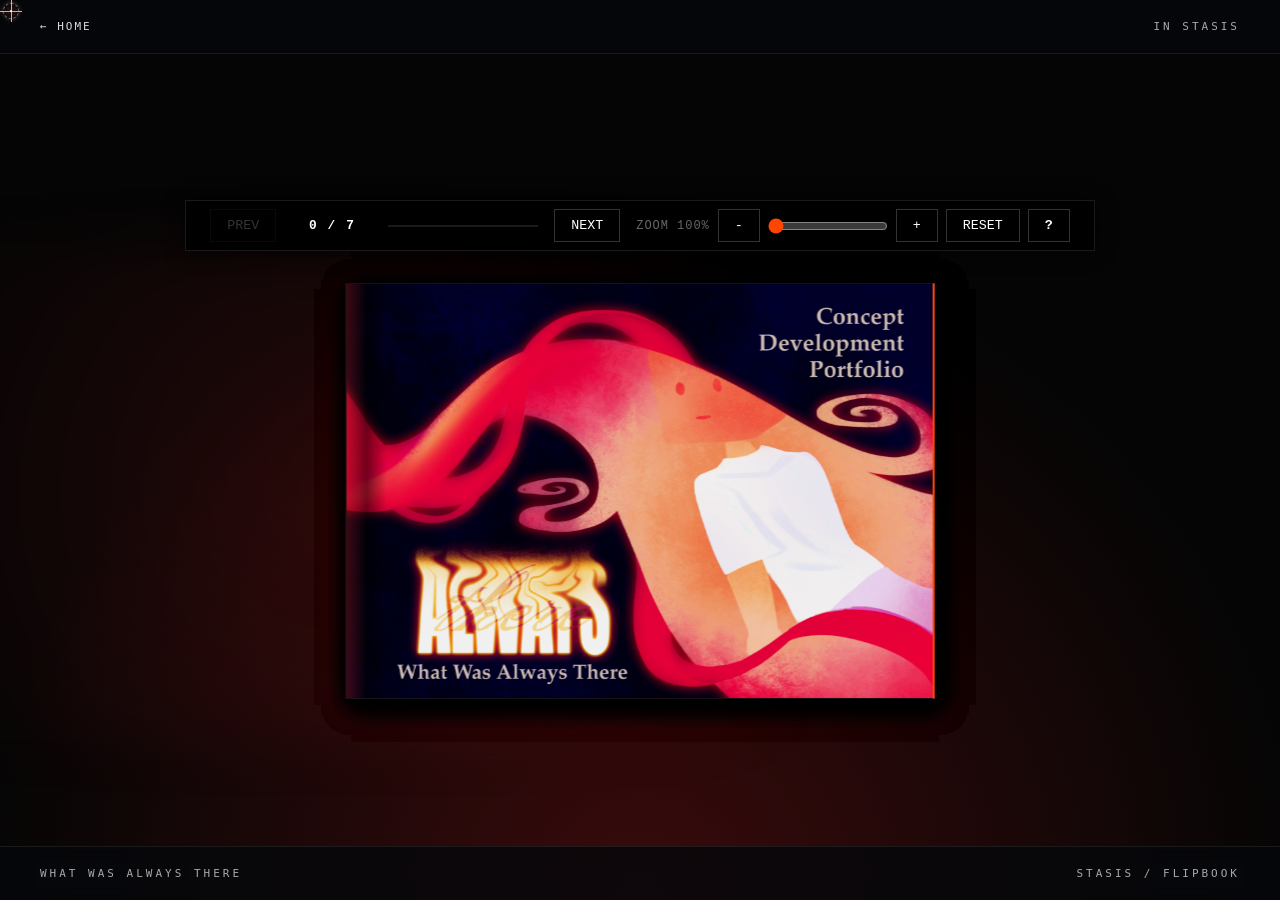
<file: stasis.html>
<!DOCTYPE html>
<html lang="en">
<head>
    <meta charset="UTF-8" />
    <meta name="viewport" content="width=device-width, initial-scale=1.0" />
    <title>Animated Flipbook - Portfolio</title>
    <style>
        :root {
            color-scheme: dark;
            --bg-dark: #050505;
            --paper: #121214; /* Dark monolith page base */
            --accent-glow: #ff4500; /* Fire/Orange emissive */
            --accent-red: #9a1518; /* Deep crimson */
            --ui-text: #ffffff;
            --ui-muted: rgba(255, 255, 255, 0.4);
            --book-zoom: 1;
            --book-pan-x: 0px;
            --book-pan-y: 0px;
            
            /* ADJUSTED: Increased the scale parameters for a much larger display presence */
            --single-page-width: clamp(320px, 46vw, 1100px);
            --book-height: calc(var(--single-page-width) * (2480 / 3508));
        }

        * {
            box-sizing: border-box;
            margin: 0;
            padding: 0;
        }

        body {
            min-height: 100vh;
            display: flex;
            flex-direction: column;
            align-items: center;
            justify-content: center;
            padding: 1.4rem;
            font-family: "Courier New", Courier, monospace; 
            background: 
                radial-gradient(circle at bottom, rgba(154, 21, 24, 0.35) 0%, transparent 60%),
                var(--bg-dark);
            overflow: hidden;
            position: relative;
            letter-spacing: 0.1em;
            cursor: none !important;
        }

        a, button, .page-side {
            cursor: none !important;
        }

        #blobCursor {
            position: fixed;
            top: 0;
            left: 0;
            width: 22px;
            height: 22px;
            pointer-events: none;
            z-index: 2000;
            mix-blend-mode: screen;
            display: flex;
            align-items: center;
            justify-content: center;
            will-change: transform;
        }

        #blobCursor::before {
            content: "";
            position: absolute;
            width: 100%;
            height: 1px;
            background: rgba(255, 255, 255, 0.7);
            box-shadow: 0 0 6px rgba(255, 69, 0, 0.5);
            transition: transform 0.12s cubic-bezier(0.25, 1, 0.5, 1), background 0.2s ease, box-shadow 0.2s ease;
        }

        #blobCursor::after {
            content: "";
            position: absolute;
            width: 1px;
            height: 100%;
            background: rgba(255, 255, 255, 0.7);
            box-shadow: 0 0 6px rgba(255, 69, 0, 0.5);
            transition: transform 0.12s cubic-bezier(0.25, 1, 0.5, 1), background 0.2s ease, box-shadow 0.2s ease;
        }

        .crosshair-core {
            position: absolute;
            width: 2.5px;
            height: 2.5px;
            background: #ffffff;
            border-radius: 50%;
            box-shadow: 0 0 8px #ffffff;
            z-index: 2;
            transition: transform 0.12s cubic-bezier(0.25, 1, 0.5, 1), background 0.2s ease, box-shadow 0.2s ease;
        }

        #blobCursor .crosshair-ring {
            position: absolute;
            width: 16px;
            height: 16px;
            border: 1px dashed rgba(255, 255, 255, 0.4);
            border-radius: 50%;
            box-shadow: 0 0 4px rgba(255, 255, 255, 0.2);
            animation: targetSpin 8s linear infinite;
            z-index: 1;
            transition: transform 0.12s cubic-bezier(0.25, 1, 0.5, 1), border-color 0.2s ease, box-shadow 0.2s ease;
        }

        #blobCursor.is-clicked::before { transform: scaleX(1.4); }
        #blobCursor.is-clicked::after { transform: scaleY(1.4); }
        #blobCursor.is-clicked .crosshair-core { transform: scale(1.6); }
        #blobCursor.is-clicked .crosshair-ring { transform: scale(1.35); }

        @keyframes targetSpin {
            from { transform: rotate(0deg); }
            to { transform: rotate(360deg); }
        }

        /* Shared page chrome */
        .shared-screen-bar {
            position: fixed;
            top: 0;
            left: 0;
            width: 100%;
            padding: 20px 40px;
            display: flex;
            justify-content: space-between;
            align-items: center;
            z-index: 100;
            border-bottom: 1px solid rgba(255, 255, 255, 0.08);
            background: rgba(6, 8, 12, 0.82);
            backdrop-filter: blur(10px);
            -webkit-backdrop-filter: blur(10px);
        }

        .shared-screen-bar.bottom-bar {
            top: auto;
            bottom: 0;
            border-bottom: none;
            border-top: 1px solid rgba(255, 255, 255, 0.08);
            padding: 20px 40px;
        }

        .shared-screen-bar .bar-link,
        .shared-screen-bar .bar-title,
        .shared-screen-bar .bar-meta {
            font-family: monospace;
            font-size: 11px;
            text-transform: uppercase;
        }

        .shared-screen-bar .bar-link {
            color: var(--ui-text);
            text-decoration: none;
            letter-spacing: 2px;
            transition: color 180ms ease;
        }

        .shared-screen-bar .bar-link:hover {
            color: #f4f1e6;
        }

        .shared-screen-bar .bar-title,
        .shared-screen-bar .bar-meta {
            color: var(--ui-muted);
            letter-spacing: 3px;
        }

        /* Controls Panel - Sharp corners, terminal aesthetic */
        .controls {
            display: flex;
            align-items: center;
            flex-wrap: wrap;
            gap: 1rem;
            margin-bottom: 2rem; /* Reduced slightly to give the book more room */
            padding: 0.5rem 1.5rem;
            background: rgba(0, 0, 0, 0.85);
            border: 1px solid rgba(255, 255, 255, 0.1);
            box-shadow: 0 0 20px rgba(0, 0, 0, 0.8);
            z-index: 20;
            font-size: 0.8rem;
        }

        .controls button {
            border: 1px solid rgba(255, 255, 255, 0.2);
            background: transparent;
            color: var(--ui-text);
            font-family: inherit;
            padding: 0.5rem 1rem;
            text-transform: uppercase;
            cursor: pointer;
            transition: all 180ms ease;
        }

        .controls button:hover:not(:disabled) {
            border-color: var(--accent-glow);
            color: var(--accent-glow);
            box-shadow: 0 0 10px rgba(255, 69, 0, 0.3);
        }

        .controls button:disabled {
            opacity: 0.2;
            cursor: not-allowed;
        }

        .status {
            min-width: 80px;
            text-align: center;
            color: var(--ui-text);
            font-weight: bold;
        }

        .progress-track {
            width: 150px;
            height: 2px;
            background: rgba(255, 255, 255, 0.1);
        }

        .progress-fill {
            width: 0%;
            height: 100%;
            background: var(--accent-glow);
            box-shadow: 0 0 8px var(--accent-glow);
            transition: width 260ms ease;
        }

        /* The dynamic centering shell wrapper */
        .book-shell {
            width: calc(var(--single-page-width) * 2);
            height: var(--book-height);
            display: flex;
            align-items: center;
            justify-content: center;
            position: relative;
            z-index: 1;
            transition: transform 0.35s cubic-bezier(0.25, 1, 0.5, 1);
            will-change: transform;
            touch-action: none;
        }

        .book-shell.is-panning {
            transition: none;
        }

        .book-shell.viewing-front-cover { transform: translate(calc(-25% + var(--book-pan-x)), var(--book-pan-y)) scale(var(--book-zoom)); }
        .book-shell.viewing-back-cover { transform: translate(calc(25% + var(--book-pan-x)), var(--book-pan-y)) scale(var(--book-zoom)); }
        .book-shell.viewing-spread { transform: translate(var(--book-pan-x), var(--book-pan-y)) scale(var(--book-zoom)); }

        .zoom-controls {
            display: inline-flex;
            align-items: center;
            gap: 0.5rem;
            margin-left: auto;
        }

        .help-btn {
            min-width: 2.1rem;
            padding: 0.5rem 0.65rem;
            font-weight: bold;
        }

        .guide-overlay {
            position: fixed;
            inset: 0;
            z-index: 1200;
            display: none;
            align-items: center;
            justify-content: center;
            padding: 1rem;
            background: rgba(0, 0, 0, 0.55);
            backdrop-filter: blur(4px);
            -webkit-backdrop-filter: blur(4px);
        }

        .guide-overlay.is-open {
            display: flex;
        }

        .guide-card {
            width: min(560px, 92vw);
            border: 1px solid rgba(255, 255, 255, 0.18);
            background: rgba(8, 10, 14, 0.94);
            box-shadow: 0 20px 50px rgba(0, 0, 0, 0.7);
            padding: 1rem 1.2rem;
            color: var(--ui-text);
            letter-spacing: 0.06em;
            cursor: default;
        }

        .guide-header {
            display: flex;
            align-items: center;
            justify-content: space-between;
            margin-bottom: 0.9rem;
            font-size: 0.85rem;
            text-transform: uppercase;
            color: var(--ui-muted);
            border-bottom: 1px solid rgba(255, 255, 255, 0.12);
            padding-bottom: 0.6rem;
        }

        .guide-close {
            background: transparent;
            border: 1px solid rgba(255, 255, 255, 0.24);
            color: var(--ui-text);
            padding: 0.25rem 0.5rem;
            font-family: inherit;
            text-transform: uppercase;
        }

        .guide-list {
            list-style: none;
            display: grid;
            gap: 0.55rem;
            font-size: 0.78rem;
            line-height: 1.5;
        }

        .guide-list strong {
            color: #ffb072;
            font-weight: 700;
        }

        .zoom-label {
            color: var(--ui-muted);
            font-size: 0.75rem;
            letter-spacing: 0.08em;
            text-transform: uppercase;
            min-width: 4.4rem;
            text-align: right;
        }

        .zoom-slider {
            width: 120px;
            accent-color: var(--accent-glow);
        }

        .book {
            position: relative;
            width: 100%;
            height: 100%;
            perspective: 3000px;
            transform-style: preserve-3d;
        }

        /* NEW: Soft backdrop glow behind the active layout element */
        .book::before {
            content: "";
            position: absolute;
            inset: -40px;
            background: radial-gradient(circle, rgba(154, 21, 24, 0.2) 0%, transparent 75%);
            filter: blur(30px);
            pointer-events: none;
            z-index: -1;
        }

        .spread {
            position: absolute;
            width: 50%;
            height: 100%;
            top: 0;
            right: 0;
            transform-origin: left center;
            transform-style: preserve-3d;
            transition: transform 0.85s cubic-bezier(0.25, 1, 0.5, 1);
            will-change: transform;
        }

        .spread.flipped {
            transform: rotateY(-180deg);
        }

        .page-side {
            position: absolute;
            width: 100%;
            height: 100%;
            top: 0;
            left: 0;
            display: flex;
            align-items: center;
            justify-content: center;
            overflow: hidden;
            backface-visibility: hidden;
            user-select: none;
            cursor: pointer;
            border: 1px solid rgba(255, 255, 255, 0.03);
        }

        .page-side.front {
            background: var(--paper);
            box-shadow: inset 4px 0 30px rgba(0,0,0,0.6), 5px 6px 25px rgba(0,0,0,0.7);
        }

        .page-side.back {
            background: #16161a;
            transform: rotateY(180deg);
            box-shadow: inset -4px 0 30px rgba(0,0,0,0.6), -5px 6px 25px rgba(0,0,0,0.7);
        }

        /* Spine Shadow / Red Emissive Spine Effect */
        .page-side.front::after {
            content: "";
            position: absolute;
            left: 0; top: 0; bottom: 0; width: 40px;
            background: linear-gradient(to right, rgba(154, 21, 24, 0.4), rgba(0,0,0,0.5), transparent);
            pointer-events: none;
        }

        .page-side.back::after {
            content: "";
            position: absolute;
            right: 0; top: 0; bottom: 0; width: 40px;
            background: linear-gradient(to left, rgba(154, 21, 24, 0.4), rgba(0,0,0,0.5), transparent);
            pointer-events: none;
        }

        /* Monolith Sci-Fi Style Covers */
        .cover-front {
            background: linear-gradient(135deg, #0d0d0f 0%, #1a0405 100%) !important;
            border-right: 2px solid var(--accent-glow) !important;
        }
        .cover-back {
            background: linear-gradient(135deg, #1a0405 0%, #0d0d0f 100%) !important;
            border-left: 2px solid var(--accent-glow) !important;
        }

        .page-image {
            width: 100%;
            height: 100%;
            object-fit: cover;
            display: block;
            filter: brightness(0.9) contrast(1.1);
            -webkit-user-drag: none;
            user-select: none;
            pointer-events: none;
        }

        /* Bottom Status UI line */
        .footer-ui {
            position: absolute;
            bottom: 1rem;
            font-size: 0.65rem;
            color: var(--ui-muted);
            text-transform: uppercase;
        }

        @media (max-width: 768px) {
            :root { --single-page-width: 85vw; }
            body { padding: 0.5rem; }
            .header-ui { position: static; margin-bottom: 1rem; justify-content: center; gap: 2rem;}
            .controls { flex-wrap: wrap; justify-content: center; margin-bottom: 1rem;}
            .progress-track { width: 100px; }
            .zoom-controls { width: 100%; justify-content: center; margin-left: 0; }
            .book-shell.viewing-front-cover, .book-shell.viewing-back-cover { transform: translate(var(--book-pan-x), var(--book-pan-y)) scale(var(--book-zoom)); }
        }
    </style>
    <link rel="stylesheet" href="chrome.css">
</head>
<body>

    <div id="blobCursor">
        <div class="crosshair-core"></div>
        <div class="crosshair-ring"></div>
    </div>

    <header class="shared-screen-bar">
        <a href="index.html" class="bar-link">← HOME</a>
        <div class="bar-title">IN STASIS</div>
    </header>

    <div class="controls">
        <button id="prevPageBtn" type="button">Prev</button>
        <div class="status" id="pageStatus">0 / 7</div>
        <div class="progress-track" aria-hidden="true">
            <div class="progress-fill" id="progressFill"></div>
        </div>
        <button id="nextPageBtn" type="button">Next</button>

        <div class="zoom-controls">
            <span class="zoom-label" id="zoomLabel">Zoom 100%</span>
            <button id="zoomOutBtn" type="button" aria-label="Zoom out">-</button>
            <input id="zoomSlider" class="zoom-slider" type="range" min="100" max="180" step="5" value="100" aria-label="Book zoom">
            <button id="zoomInBtn" type="button" aria-label="Zoom in">+</button>
            <button id="resetBookBtn" type="button" aria-label="Reset view">Reset</button>
            <button id="guideBtn" class="help-btn" type="button" aria-label="Open interaction guide">?</button>
        </div>
    </div>

    <div id="guideOverlay" class="guide-overlay" aria-hidden="true">
        <div class="guide-card" role="dialog" aria-modal="true" aria-labelledby="guideTitle">
            <div class="guide-header">
                <span id="guideTitle">Interaction Guide</span>
                <button id="guideCloseBtn" class="guide-close" type="button" aria-label="Close guide">Close</button>
            </div>
            <ul class="guide-list">
                <li><strong>Flip pages:</strong> click on a page side to turn forward or backward.</li>
                <li><strong>Move view:</strong> hold Space and drag with left click.</li>
                <li><strong>Zoom:</strong> use the slider, + / - buttons, or keyboard + / -.</li>
                <li><strong>Reset view:</strong> Reset returns zoom and position only (does not flip pages).</li>
                <li><strong>Quick navigation:</strong> Arrow Right for next spread, Arrow Left for previous spread.</li>
            </ul>
        </div>
    </div>

    <div class="book-shell viewing-front-cover" id="bookShell">
        <div class="book" id="book">
            
            <div class="spread" style="z-index: 7;">
                <div class="page-side front cover-front">
                    <img class="page-image" alt="" />
                </div>
                <div class="page-side back">
                    <img class="page-image" alt="" />
                </div>
            </div>

            <div class="spread" style="z-index: 6;">
                <div class="page-side front">
                    <img class="page-image" alt="" />
                </div>
                <div class="page-side back">
                    <img class="page-image" alt="" />
                </div>
            </div>

            <div class="spread" style="z-index: 5;">
                <div class="page-side front">
                    <img class="page-image" alt="" />
                </div>
                <div class="page-side back">
                    <img class="page-image" alt="" />
                </div>
            </div>

            <div class="spread" style="z-index: 4;">
                <div class="page-side front">
                    <img class="page-image" alt="" />
                </div>
                <div class="page-side back">
                    <img class="page-image" alt="" />
                </div>
            </div>

            <div class="spread" style="z-index: 3;">
                <div class="page-side front">
                    <img class="page-image" alt="" />
                </div>
                <div class="page-side back">
                    <img class="page-image" alt="" />
                </div>
            </div>

            <div class="spread" style="z-index: 2;">
                <div class="page-side front">
                    <img class="page-image" alt="" />
                </div>
                <div class="page-side back">
                    <img class="page-image" alt="" />
                </div>
            </div>

            <div class="spread" style="z-index: 1;">
                <div class="page-side front">
                    <img class="page-image" alt="" />
                </div>
                <div class="page-side back cover-back">
                    <img class="page-image" alt="" />
                </div>
            </div>
        </div>
    </div>

    <footer class="shared-screen-bar bottom-bar">
        <span class="bar-meta">WHAT WAS ALWAYS THERE</span>
        <span class="bar-meta">STASIS / FLIPBOOK</span>
    </footer>

    <script>
        // Advance the guided tutorial when this page is reached.
        if (sessionStorage.getItem('tutorialProgress') === '4') {
            sessionStorage.setItem('tutorialProgress', '5');
        }

        const bookShell = document.getElementById('bookShell');
        const spreads = Array.from(document.querySelectorAll('.spread'));
        const pageImages = Array.from(document.querySelectorAll('.page-image'));
        const prevPageBtn = document.getElementById('prevPageBtn');
        const nextPageBtn = document.getElementById('nextPageBtn');
        const resetBookBtn = document.getElementById('resetBookBtn');
        const pageStatus = document.getElementById('pageStatus');
        const progressFill = document.getElementById('progressFill');
        const zoomOutBtn = document.getElementById('zoomOutBtn');
        const zoomInBtn = document.getElementById('zoomInBtn');
        const zoomSlider = document.getElementById('zoomSlider');
        const zoomLabel = document.getElementById('zoomLabel');
        const guideBtn = document.getElementById('guideBtn');
        const guideOverlay = document.getElementById('guideOverlay');
        const guideCloseBtn = document.getElementById('guideCloseBtn');

        const myPortfolioImages = [
            "artbook/front.PNG",  
            "artbook/1.png",      
            "artbook/2.png",      
            "artbook/3.png",      
            "artbook/4.png",      
            "artbook/5.png",      
            "artbook/6.png",      
            "artbook/7.png",      
            "artbook/8.png",      
            "artbook/9.png",      
            "artbook/10.png",      
            "artbook/11.png",      
            "artbook/12.png",      
            "artbook/back.PNG"    
        ];

        pageImages.forEach((img, index) => {
            img.draggable = false;
            img.addEventListener('dragstart', (event) => event.preventDefault());
            if (myPortfolioImages[index]) {
                img.src = myPortfolioImages[index];
            }
        });

        let currentSpread = 0;
        const MIN_ZOOM = 100;
        const MAX_ZOOM = 180;
        const ZOOM_STEP = 5;
        let panX = 0;
        let panY = 0;
        let isPanning = false;
        let panStartX = 0;
        let panStartY = 0;
        let pointerStartX = 0;
        let pointerStartY = 0;
        let suppressNextFlip = false;
        let isSpaceHeld = false;

        function applyPan() {
            document.documentElement.style.setProperty('--book-pan-x', `${panX}px`);
            document.documentElement.style.setProperty('--book-pan-y', `${panY}px`);
        }

        function getPanBounds() {
            const zoom = Number(zoomSlider?.value || MIN_ZOOM) / 100;
            const xBound = Math.max(0, (zoom - 1) * window.innerWidth * 0.45);
            const yBound = Math.max(0, (zoom - 1) * window.innerHeight * 0.35);
            return { xBound, yBound };
        }

        function clampPan() {
            const { xBound, yBound } = getPanBounds();
            panX = Math.max(-xBound, Math.min(xBound, panX));
            panY = Math.max(-yBound, Math.min(yBound, panY));
        }

        function setPan(nextX, nextY) {
            panX = nextX;
            panY = nextY;
            clampPan();
            applyPan();
        }

        function setZoom(percent) {
            const clamped = Math.max(MIN_ZOOM, Math.min(MAX_ZOOM, percent));
            document.documentElement.style.setProperty('--book-zoom', `${clamped / 100}`);
            if (zoomSlider) zoomSlider.value = String(clamped);
            if (zoomLabel) zoomLabel.textContent = `Zoom ${clamped}%`;
            clampPan();
            applyPan();
        }

        function updateUI() {
            pageStatus.textContent = `${currentSpread} / ${spreads.length}`;
            progressFill.style.width = `${(currentSpread / spreads.length) * 100}%`;
            prevPageBtn.disabled = currentSpread === 0;
            nextPageBtn.disabled = currentSpread >= spreads.length;

            bookShell.classList.remove('viewing-front-cover', 'viewing-back-cover', 'viewing-spread');

            if (currentSpread === 0) {
                bookShell.classList.add('viewing-front-cover');
            } else if (currentSpread === spreads.length) {
                bookShell.classList.add('viewing-back-cover');
            } else {
                bookShell.classList.add('viewing-spread');
            }
        }

        function goToSpread(index) {
            if (index < 0 || index > spreads.length) return;
            
            spreads.forEach((spread, i) => {
                if (i < index) {
                    spread.classList.add('flipped');
                    spread.style.zIndex = 10 + i;
                } else {
                    spread.classList.remove('flipped');
                    spread.style.zIndex = 10 - i;
                }
            });
            currentSpread = index;
            updateUI();
        }

        spreads.forEach((spread, index) => {
            const frontSide = spread.querySelector('.front');
            const backSide = spread.querySelector('.back');

            frontSide.addEventListener('click', (e) => {
                if (suppressNextFlip) return;
                e.stopPropagation();
                goToSpread(index + 1);
            });

            backSide.addEventListener('click', (e) => {
                if (suppressNextFlip) return;
                e.stopPropagation();
                goToSpread(index);
            });
        });

        prevPageBtn.addEventListener('click', () => goToSpread(currentSpread - 1));
        nextPageBtn.addEventListener('click', () => goToSpread(currentSpread + 1));
        resetBookBtn.addEventListener('click', () => {
            setZoom(100);
            setPan(0, 0);
        });

        zoomOutBtn?.addEventListener('click', () => {
            setZoom(Number(zoomSlider.value) - ZOOM_STEP);
        });

        zoomInBtn?.addEventListener('click', () => {
            setZoom(Number(zoomSlider.value) + ZOOM_STEP);
        });

        zoomSlider?.addEventListener('input', () => {
            setZoom(Number(zoomSlider.value));
        });

        function setGuideOpen(isOpen) {
            if (!guideOverlay) return;
            guideOverlay.classList.toggle('is-open', isOpen);
            guideOverlay.setAttribute('aria-hidden', isOpen ? 'false' : 'true');
        }

        guideBtn?.addEventListener('click', () => {
            const currentlyOpen = guideOverlay?.classList.contains('is-open');
            setGuideOpen(!currentlyOpen);
        });

        guideCloseBtn?.addEventListener('click', () => {
            setGuideOpen(false);
        });

        guideOverlay?.addEventListener('click', (event) => {
            if (event.target === guideOverlay) {
                setGuideOpen(false);
            }
        });

        bookShell.addEventListener('pointerdown', (event) => {
            if (event.button !== 0 || !isSpaceHeld) return;
            event.preventDefault();
            isPanning = true;
            pointerStartX = event.clientX;
            pointerStartY = event.clientY;
            panStartX = panX;
            panStartY = panY;
            suppressNextFlip = true;
            bookShell.classList.add('is-panning');
            bookShell.setPointerCapture(event.pointerId);
        });

        bookShell.addEventListener('pointermove', (event) => {
            if (!isPanning) return;
            event.preventDefault();
            const dx = event.clientX - pointerStartX;
            const dy = event.clientY - pointerStartY;
            setPan(panStartX + dx, panStartY + dy);
        });

        bookShell.addEventListener('pointerup', (event) => {
            if (!isPanning) return;
            isPanning = false;
            bookShell.classList.remove('is-panning');
            bookShell.releasePointerCapture(event.pointerId);
            requestAnimationFrame(() => {
                suppressNextFlip = false;
            });
        });

        bookShell.addEventListener('pointercancel', () => {
            isPanning = false;
            bookShell.classList.remove('is-panning');
            suppressNextFlip = false;
        });

        window.addEventListener('resize', () => {
            clampPan();
            applyPan();
        });

        document.addEventListener('keydown', (event) => {
            if (event.code === 'Space') {
                event.preventDefault();
                isSpaceHeld = true;
                return;
            }

            if (event.key === 'ArrowRight') {
                event.preventDefault();
                goToSpread(currentSpread + 1);
            } else if (event.key === 'ArrowLeft') {
                event.preventDefault();
                goToSpread(currentSpread - 1);
            } else if (event.key === '+' || event.key === '=') {
                event.preventDefault();
                setZoom(Number(zoomSlider.value) + ZOOM_STEP);
            } else if (event.key === '-' || event.key === '_') {
                event.preventDefault();
                setZoom(Number(zoomSlider.value) - ZOOM_STEP);
            } else if (event.key === 'Escape') {
                setGuideOpen(false);
            }
        });

        document.addEventListener('keyup', (event) => {
            if (event.code === 'Space') {
                isSpaceHeld = false;
            }
        });

        window.addEventListener('blur', () => {
            isSpaceHeld = false;
        });

        const cursor = document.getElementById('blobCursor');
        if (cursor) {
            document.addEventListener('mousemove', (e) => {
                cursor.style.transform = `translate3d(${e.clientX - 11}px, ${e.clientY - 11}px, 0)`;
            });

            document.addEventListener('mousedown', () => {
                cursor.classList.add('is-clicked');
                clearTimeout(cursor._clickTimeout);
                cursor._clickTimeout = setTimeout(() => {
                    cursor.classList.remove('is-clicked');
                }, 120);
            });
        }

        setZoom(100);
        applyPan();
        updateUI();
    </script>
</body>
</html>
</file>
<file: style.css>
* {
    margin: 0;
    padding: 0;
    box-sizing: border-box;
}

body, html {
    width: 100%;
    height: 100%;
    overflow: hidden;
    background-color: #010204;
    cursor: none !important;
}

#pageTransitionOverlay {
    position: fixed;
    inset: 0;
    background: rgba(1, 2, 4, 1);
    pointer-events: none;
    z-index: 2147483646;
    opacity: 0;
    transition: opacity 0.8s ease;
    visibility: hidden;
    display: block;
}

#pageTransitionOverlay.fade-to-black {
    opacity: 1;
    visibility: visible;
    pointer-events: auto;
}

#pageTransitionOverlay.is-hidden {
    opacity: 0;
    pointer-events: none;
    visibility: hidden;
    display: none;
}

canvas, a, button {
    cursor: none !important;
}

#portfolioCoverScreen {
    position: fixed;
    inset: 0;
    z-index: 100001;
    display: flex;
    align-items: center;
    justify-content: center;
    background: #000000;
    opacity: 1;
    visibility: visible;
    pointer-events: auto;
    transition: opacity 0.9s ease, visibility 0.9s ease;
}

#portfolioCoverImage {
    width: min(92vw, 980px);
    max-height: 90vh;
    object-fit: contain;
    filter: drop-shadow(0 10px 40px rgba(0, 0, 0, 0.65));
}

#portfolioCoverScreen.fade-out {
    opacity: 0;
    visibility: hidden;
    pointer-events: none;
}

#portfolioCoverScreen.is-hidden {
    display: none;
}

/* --- ARTISTIC FILM GRAIN OVERLAY --- */
.grain-overlay {
    position: fixed;
    top: -50%;
    left: -50%;
    right: -50%;
    bottom: -50%;
    width: 200%;
    height: 200%;
    background: url("data:image/svg+xml,%3Csvg viewBox='0 0 200 200' xmlns='http://www.w3.org/2000/svg'%3E%3Cfilter id='noiseFilter'%3E%3CfeTurbulence type='fractalNoise' baseFrequency='0.85' numOctaves='3' stitchTiles='stitch'/%3E%3C/filter%3E%3Crect width='100%25' height='100%25' filter='url(%23noiseFilter)'/%3E%3C/svg%3E");
    opacity: 0.055;                 
    mix-blend-mode: overlay;        
    pointer-events: none;
    z-index: 99997; 
    animation: grainShimmer 0.15s steps(4) infinite;
    will-change: transform;
}

@keyframes grainShimmer {
    0% { transform: translate(0, 0); }
    25% { transform: translate(-1.5%, 0.5%); }
    50% { transform: translate(1%, -1%); }
    75% { transform: translate(-0.5%, -0.5%); }
    100% { transform: translate(0, 1%); }
}

/* --- COMPACT CROSSHAIR CURSOR WITH TARGET RING --- */
#blobCursor {
    position: fixed;
    top: 0;
    left: 0;
    width: 22px; 
    height: 22px;
    pointer-events: none;
    z-index: 99999;
    mix-blend-mode: screen;
    display: flex;
    align-items: center;
    justify-content: center;
    will-change: transform;
}

#blobCursor::before {
    content: '';
    position: absolute;
    width: 100%;
    height: 1px;
    background: rgba(255, 255, 255, 0.7);
    box-shadow: 0 0 6px rgba(255, 68, 0, 0.5);
    transition: transform 0.12s cubic-bezier(0.25, 1, 0.5, 1), background 0.2s ease, box-shadow 0.2s ease;
}

#blobCursor::after {
    content: '';
    position: absolute;
    width: 1px;
    height: 100%;
    background: rgba(255, 255, 255, 0.7);
    box-shadow: 0 0 6px rgba(255, 68, 0, 0.5);
    transition: transform 0.12s cubic-bezier(0.25, 1, 0.5, 1), background 0.2s ease, box-shadow 0.2s ease;
}

.crosshair-core {
    position: absolute;
    width: 2.5px;
    height: 2.5px;
    background: #ffffff;
    border-radius: 50%;
    box-shadow: 0 0 8px #ffffff;
    z-index: 2;
    transition: transform 0.12s cubic-bezier(0.25, 1, 0.5, 1), background 0.2s ease, box-shadow 0.2s ease;
}

#blobCursor .crosshair-ring {
    position: absolute;
    width: 16px;
    height: 16px;
    border: 1px dashed rgba(255, 255, 255, 0.4);
    border-radius: 50%;
    box-shadow: 0 0 4px rgba(255, 119, 0, 0.3);
    animation: targetSpin 8s linear infinite;
    z-index: 1;
    transition: transform 0.12s cubic-bezier(0.25, 1, 0.5, 1), border-color 0.2s ease, box-shadow 0.2s ease;
}

#blobCursor.is-clicked::before { transform: scaleX(1.4); }
#blobCursor.is-clicked::after { transform: scaleY(1.4); }
#blobCursor.is-clicked .crosshair-core { transform: scale(1.6); }
#blobCursor.is-clicked .crosshair-ring { transform: scale(1.35); }

@keyframes targetSpin {
    from { transform: rotate(0deg); }
    to { transform: rotate(360deg); }
}

/* --- DARKENED REVERSAL STATE --- */
#blobCursor.is-darkened { mix-blend-mode: normal; }
#blobCursor.is-darkened::before, #blobCursor.is-darkened::after {
    background: #111215; box-shadow: 0 0 3px rgba(255, 255, 255, 0.8);
}
#blobCursor.is-darkened .crosshair-core {
    background: #111215; box-shadow: 0 0 4px rgba(255, 255, 255, 0.9);
}
#blobCursor.is-darkened .crosshair-ring {
    border-color: rgba(17, 18, 21, 0.85); box-shadow: 0 0 3px rgba(255, 255, 255, 0.5);
}

/* --- DYNAMIC CONTEXT PROMPT BOX --- */
#promptBox {
    position: fixed;
    top: 0;
    left: 0;
    padding: 5px 10px;
    background: rgba(1, 2, 4, 0.85);
    border: 1px solid rgba(255, 68, 0, 0.6);
    color: #ffffff;
    font-family: 'Courier New', Courier, monospace;
    font-size: 12px;
    font-weight: bold;
    letter-spacing: 2px;
    text-transform: uppercase;
    pointer-events: none;
    z-index: 99999;
    opacity: 0;
    transform: translate(18px, 18px) scale(0.9);
    transform-origin: top left;
    box-shadow: 0 0 10px rgba(255, 17, 0, 0.25);
    transition: opacity 0.25s ease, transform 0.25s cubic-bezier(0.175, 0.885, 0.32, 1.275);
    will-change: opacity, transform;
}

#promptBox.visible {
    opacity: 1;
    transform: translate(18px, 18px) scale(1);
}

#promptBox.success {
    border-color: rgba(255, 224, 161, 0.8);
    box-shadow: 0 0 12px rgba(255, 224, 161, 0.4);
}

/* --- CIRCULAR TEXT BARRIER MENU --- */
#heartMenu {
    position: fixed;
    top: 50%;
    left: 50%;
    transform: translate(-50%, -50%);
    --menu-size: clamp(560px, calc(100vmin - 120px), 1280px);
    width: 0px;  
    height: 0px;
    pointer-events: none;
    z-index: 10000;
    display: flex;
    align-items: center;
    justify-content: center;
    transition: width 0.8s cubic-bezier(0.16, 1, 0.3, 1), height 0.8s cubic-bezier(0.16, 1, 0.3, 1);
    user-select: none;
    -webkit-user-select: none; 
    -moz-user-select: none;    
    -ms-user-select: none;
}

#heartMenu.active-menu {
    width: var(--menu-size);
    height: var(--menu-size);
    pointer-events: auto;
}

.menu-item {
    fill: #ffffff; 
    font-family: "Arial Black", Gadget, sans-serif;
    font-size: clamp(20px, 2.2vmin, 24px);
    font-weight: 900;
    letter-spacing: clamp(3px, 0.55vmin, 5px);
    text-transform: uppercase;
    text-anchor: middle;
    dominant-baseline: central;
    filter: drop-shadow(0px 0px 3px #010204) drop-shadow(0px 0px 5px #010204);
    opacity: 0;
    transform: scale(0.5);
    transform-origin: center center;
    transition: transform 0.8s cubic-bezier(0.16, 1, 0.3, 1), opacity 0.6s ease, fill 0.3s ease, filter 0.3s ease;
    cursor: none !important; 
}

.menu-item:hover {
    fill: #ffe0a1; 
    filter: drop-shadow(0px 0px 2px #ffffff) 
            drop-shadow(0px 0px 10px #ffaa00) 
            drop-shadow(0px 0px 25px #ff4400);
}

#heartMenu.active-menu .menu-item {
    opacity: 0.95;
}

.menu-link {
    text-decoration: none;
}

/* --- STORY / CHAPTER PAGES --- */
body.story-page {
    overflow-x: hidden;
    overflow-y: auto;
    min-height: 100vh;
    background:
        radial-gradient(circle at top left, rgba(255, 68, 0, 0.18), transparent 30%),
        linear-gradient(120deg, #010204 0%, #06070d 45%, #020306 100%);
    color: #f4efe8;
}

.story-shell {
    position: relative;
    z-index: 2;
    width: min(1120px, calc(100% - 48px));
    margin: 0 auto;
    padding: 88px 0 140px;
}

.story-header {
    max-width: 760px;
    margin-bottom: 40px;
}

.story-eyebrow {
    font-family: 'Courier New', Courier, monospace;
    font-size: 11px;
    letter-spacing: 4px;
    text-transform: uppercase;
    color: #ff7a4d;
    margin-bottom: 12px;
}

.story-header h1 {
    font-family: 'Arial Black', Gadget, sans-serif;
    font-size: clamp(2.2rem, 4vw, 3.4rem);
    letter-spacing: 0.16em;
    text-transform: uppercase;
    margin-bottom: 16px;
    text-shadow: 0 0 18px rgba(255, 68, 0, 0.28);
}

.story-intro {
    font-family: 'Georgia', serif;
    font-size: 1.05rem;
    line-height: 1.8;
    color: rgba(244, 239, 232, 0.8);
    max-width: 660px;
}

.story-grid {
    display: grid;
    grid-template-columns: 1.2fr 0.8fr;
    gap: 22px;
}

.story-card {
    background: rgba(7, 8, 14, 0.78);
    border: 1px solid rgba(255, 255, 255, 0.12);
    box-shadow: 0 12px 40px rgba(0, 0, 0, 0.28);
    backdrop-filter: blur(12px);
    -webkit-backdrop-filter: blur(12px);
    padding: 24px 24px 26px;
}

.story-card-large {
    grid-row: span 2;
}

.story-card h2,
.story-card h3 {
    font-family: 'Arial Black', Gadget, sans-serif;
    font-size: 1rem;
    letter-spacing: 0.18em;
    text-transform: uppercase;
    margin-bottom: 14px;
    color: #ffe0a1;
}

.story-card p,
.story-card li {
    font-family: 'Georgia', serif;
    font-size: 0.98rem;
    line-height: 1.8;
    color: rgba(244, 239, 232, 0.84);
}

.story-card ul {
    padding-left: 18px;
    display: grid;
    gap: 8px;
}

.story-card strong {
    color: #ffffff;
}

.story-back {
    display: inline-flex;
    align-items: center;
    gap: 8px;
    margin-bottom: 24px;
    text-decoration: none;
    font-family: 'Courier New', Courier, monospace;
    font-size: 11px;
    letter-spacing: 3px;
    text-transform: uppercase;
    color: rgba(255, 255, 255, 0.78);
}

.story-back:hover {
    color: #ffffff;
}

.story-nav {
    position: fixed;
    left: 24px;
    bottom: 84px;
    z-index: 3;
    display: flex;
    flex-direction: column;
    gap: 10px;
}

.story-nav a {
    text-decoration: none;
    font-family: 'Courier New', Courier, monospace;
    font-size: 10px;
    letter-spacing: 2px;
    text-transform: uppercase;
    color: rgba(255, 255, 255, 0.6);
    padding: 8px 10px;
    border: 1px solid rgba(255, 255, 255, 0.12);
    background: rgba(0, 0, 0, 0.25);
    transition: all 0.25s ease;
}

.story-nav a:hover,
.story-nav a.active {
    color: #ffffff;
    border-color: rgba(255, 122, 77, 0.8);
    box-shadow: 0 0 12px rgba(255, 68, 0, 0.24);
}

@media (max-width: 840px) {
    .story-grid {
        grid-template-columns: 1fr;
    }

    .story-card-large {
        grid-row: auto;
    }

    .story-nav {
        position: static;
        flex-direction: row;
        flex-wrap: wrap;
        margin-top: 24px;
    }
}

/* --- VECTOR SVG TRAIL OVERLAY --- */
#trailOverlay {
    position: fixed;
    top: 0;
    left: 0;
    width: 100%;
    height: 100%;
    pointer-events: none;
    z-index: 99998;
}

#glowingTrailPolygon {
    fill: url(#trailGradient);
    mix-blend-mode: screen; 
    will-change: opacity;
}

/* --- CINEMATIC LINGER LOADING SCREEN --- */
#loadingScreen {
    position: fixed;
    top: 0;
    left: 0;
    width: 100%;
    height: 100%;
    background-color: #010204;
    z-index: 100000;
    display: flex;
    align-items: center;
    justify-content: center;
    opacity: 1;
    transition: opacity 1.2s cubic-bezier(0.25, 1, 0.5, 1);
    pointer-events: auto;
}

.loader-content {
    display: flex;
    flex-direction: column;
    align-items: center;
    gap: 22px;
    width: 360px;
}

.loader-title {
    color: #ffffff;
    font-family: 'Courier New', Courier, monospace;
    font-size: 13px;
    font-weight: 900;
    letter-spacing: 5px;
    text-shadow: 0 0 8px rgba(255, 255, 255, 0.25);
}

.loader-track {
    width: 100%;
    height: 6px;
    background: rgba(255, 255, 255, 0.04);
    border-radius: 4px;
    overflow: hidden;
    position: relative;
    box-shadow: inset 0 1px 2px rgba(0, 0, 0, 0.6);
}

#loaderBar {
    position: absolute;
    top: 0;
    left: 0;
    height: 100%;
    width: 0%;
    background: linear-gradient(90deg, #ff1100 0%, #ff7700 35%, #ffdd00 65%, #ff0077 100%);
    background-size: 360px 100%;
    box-shadow: 0 0 14px rgba(255, 68, 0, 0.6), 0 0 4px rgba(255, 255, 255, 0.4);
    transition: width 0.7s cubic-bezier(0.22, 1, 0.36, 1);
    border-radius: 4px;
    will-change: width;
}

#loaderStatus {
    color: rgba(255, 255, 255, 0.35);
    font-family: 'Courier New', Courier, monospace;
    font-size: 10px;
    letter-spacing: 3px;
    text-transform: uppercase;
}

#loadingScreen.loaded {
    opacity: 0;
    pointer-events: none;
}
.vignette-overlay {
    position: fixed;
    top: 0;
    left: 0;
    width: 100vw;
    height: 100vh;
    background: radial-gradient(
        circle, 
        rgba(1, 2, 4, 0) 40%, 
        rgba(1, 2, 4, 0.4) 70%, 
        rgba(1, 2, 4, 0.85) 100    );
    pointer-events: none; 
    z-index: 5; 
}

:root {
    --void-blue: #010204;
    --blood-crimson: #600005;
    --interface-white: rgba(255, 255, 255, 0.85);
    --interface-dim: rgba(255, 255, 255, 0.35);
}

/* SYSTEM DOCK CONTAINER */
.system-border-dock {
    position: fixed;
    bottom: 0;
    left: 0;
    width: 100%;
    height: 60px;
    box-sizing: border-box;
    display: flex;
    align-items: center;
    justify-content: space-between;
    padding: 0 40px;
    background: linear-gradient(to top, rgba(1, 2, 4, 0.95) 0%, rgba(1, 2, 4, 0.4) 100%);
    border-top: 1px solid rgba(96, 0, 5, 0.4); 
    backdrop-filter: blur(8px);
    -webkit-backdrop-filter: blur(8px);
    z-index: 9999; 
    pointer-events: auto;
    user-select: none;
    overflow: visible !important; /* CRITICAL: Adds safety buffer against document viewport clipping */
}

/* BASE SECTION CONFIGS */
.dock-section {
    display: flex;
    align-items: center;
    width: 33.333%;
}
.dock-left { justify-content: flex-start; }
.dock-center { justify-content: center; }
.dock-right { justify-content: flex-end; gap: 24px; }

/* CENTER: PROJECT TITLE (MATCHING ARIAL BLACK LOOK) */
.dock-project-title {
    font-family: "Arial Black", Gadget, sans-serif;
    font-weight: 900;
    font-size: 13px;
    letter-spacing: 6px;
    color: var(--interface-white);
    text-shadow: 0 0 10px rgba(255, 255, 255, 0.1);
    white-space: nowrap;
}

/* LEFT: AUDIO CONTROLLER BUTTON */
.audio-toggle-btn {
    background: none;
    border: none;
    outline: none;
    cursor: pointer;
    display: flex;
    align-items: center;
    gap: 12px;
    padding: 6px 0;
    position: relative;          /* CRITICAL: Anchor container coordinate grid */
    overflow: visible !important; /* CRITICAL: Prevents the system dock from clipping the panel */
}

.audio-status-text {
    font-family: monospace;
    font-size: 11px;
    letter-spacing: 2px;
    color: var(--interface-dim);
    transition: color 0.3s ease;
}

.audio-toggle-btn:hover .audio-status-text {
    color: var(--interface-white);
}

/* --- DETACHED UPWARD DROPDOWN AUDIO OVERLAY SYSTEM --- */
/* --- DETACHED UPWARD DROPDOWN AUDIO OVERLAY SYSTEM --- */
#audioSettingsPanel {
    display: none; 
    position: absolute; 
    bottom: 45px !important;    
    left: 0 !important; 
    top: auto !important;       
    background: rgba(1, 2, 4, 0.96); 
    border: 1px solid rgba(170, 0, 10, 0.8); 
    border-radius: 2px; 
    padding: 18px; 
    width: 270px; 
    text-align: left;
    box-shadow: 0 -10px 30px rgba(0, 0, 0, 0.9),
                0 0 15px rgba(96, 0, 5, 0.2); 
    z-index: 2147483647 !important; 
    backdrop-filter: blur(15px);
    -webkit-backdrop-filter: blur(15px);
}

/* Panel structural state hooks */
.audio-toggle-btn.panel-open #audioSettingsPanel { 
    display: block; 
}

.audio-control-row { 
    margin-bottom: 16px; 
}
.audio-control-row:last-child { 
    margin-bottom: 0; 
}

.audio-row-header {
    display: flex;
    justify-content: space-between;
    align-items: center;
    margin-bottom: 8px;
}

.audio-control-row label { 
    display: block; 
    font-family: monospace;
    font-size: 10px; 
    font-weight: bold;
    color: var(--interface-white); 
    letter-spacing: 2px; 
    text-transform: uppercase;
    text-shadow: 0 0 5px rgba(255, 255, 255, 0.1);
}

/* MUTE contextual column labels */
.mute-column-label {
    font-family: monospace;
    font-size: 9px;
    font-weight: bold;
    color: var(--interface-dim);
    letter-spacing: 1px;
}

.audio-control-inner { 
    display: flex; 
    align-items: center; 
    gap: 14px; 
}

/* --- THEME-COMPATIBLE RANGE SLIDERS --- */
/* --- THEME-COMPATIBLE RANGE SLIDERS --- */
.audio-control-inner input[type="range"] { 
    flex-grow: 1; 
    -webkit-appearance: none;
    appearance: none;
    background: #1b1d22; /* BRIGHTER: Lifted up from pitch black to dark slate gray */
    border: 1px solid rgba(255, 255, 255, 0.15); /* BRIGHTER: Higher contrast track boundary lines */
    height: 5px; /* Slightly thicker track rail */
    border-radius: 2px; 
    outline: none; 
}

/* Slider Thumb (Glows neon orange/red like left character eye glow) */
.audio-control-inner input[type="range"] { 
    flex-grow: 1; 
    -webkit-appearance: none;
    appearance: none;
    background: #1b1d22; 
    border: 1px solid rgba(255, 255, 255, 0.15); 
    height: 5px; 
    border-radius: 2px; 
    outline: none; 
}

.audio-control-inner input[type="range"]::-webkit-slider-thumb {
    -webkit-appearance: none;
    appearance: none;
    width: 12px;
    height: 16px;
    background: #ff4500; 
    border-radius: 2px;
    box-shadow: 0 0 12px #ff3300, 0 0 4px #ffffff;
    cursor: none !important;
    transition: transform 0.1s ease, background-color 0.2s ease;
}

.audio-control-inner input[type="range"]::-moz-range-thumb {
    width: 12px;
    height: 16px;
    background: #ff4500;
    border: none;
    border-radius: 2px;
    box-shadow: 0 0 12px #ff3300, 0 0 4px #ffffff;
    cursor: none !important;
    transition: transform 0.1s ease, background-color 0.2s ease;
}

.audio-control-inner input[type="range"]:active::-webkit-slider-thumb {
    transform: scale(1.25);
    background: #ffffff; 
    box-shadow: 0 0 15px #ffffff;
}

/* --- THEME-COMPATIBLE CHECKBOXES --- */
.audio-control-inner input[type="checkbox"] { 
    -webkit-appearance: none;
    appearance: none;
    width: 16px;
    height: 16px;
    background: #1b1d22; 
    border: 1px solid rgba(230, 0, 15, 0.8); 
    border-radius: 2px;
    position: relative;
    cursor: none !important; 
    display: grid;
    place-content: center;
    transition: border-color 0.2s ease, box-shadow 0.2s ease, background-color 0.2s ease;
}

.audio-control-inner input[type="checkbox"]:hover {
    border-color: #ff5522;
    box-shadow: 0 0 8px rgba(255, 85, 34, 0.5);
    background: #252930;
}

.audio-control-inner input[type="checkbox"]:checked {
    border-color: #ff3300;
    background: rgba(230, 0, 15, 0.25); 
    box-shadow: 0 0 10px rgba(255, 51, 0, 0.6);
}

.audio-control-inner input[type="checkbox"]:checked::before {
    content: "";
    width: 8px;
    height: 8px;
    background: #ff3300;
    box-shadow: 0 0 6px #ff3300, 0 0 2px #ffffff;
    border-radius: 50%;
}

/* --- ICON GRAPHIC SPECIFIC HOVER BRIGHTNESS CONTROLS --- */
.dock-audio-icon {
    width: 16px;
    height: 16px;
    color: var(--interface-dim);
    transition: color 0.25s cubic-bezier(0.25, 1, 0.5, 1), filter 0.25s ease;
    display: block;
}

/* Seamless glowing transition response state */
.audio-toggle-btn:hover .dock-audio-icon {
    color: #ffffff;
    filter: drop-shadow(0 0 4px rgba(255, 255, 255, 0.6));
}

.audio-toggle-btn.is-active .dock-audio-icon {
    color: #ff3300; /* Active pulse highlights look neon orange */
    filter: drop-shadow(0 0 6px rgba(255, 51, 0, 0.8));
}

.audio-toggle-btn.is-active:hover .dock-audio-icon {
    color: #ffffff;
    filter: drop-shadow(0 0 8px rgba(255, 255, 255, 0.9));
}

/* GLOWING AUDIO WAVEFORM VISUALIZER */
.audio-waves {
    display: flex;
    align-items: flex-end;
    gap: 3px;
    width: 15px;
    height: 12px;
}

.audio-waves span {
    display: block;
    width: 2px;
    height: 3px;
    background-color: var(--blood-crimson);
    transition: background-color 0.3s ease, height 0.2s ease;
}

/* State changes for when audio is hot/playing */
.audio-status-text {
    font-family: monospace;
    font-size: 11px;
    letter-spacing: 2px;
    color: var(--interface-dim);
    transition: color 0.3s ease;
    
    /* ADD THESE TWO LINES TO FORCE THE ICON TO RE-RENDER */
    min-width: 16px;
    min-height: 16px;
    display: flex;
    align-items: center;
    justify-content: center;
}

.audio-toggle-btn.is-active .audio-waves span {
    background-color: #ff3300; 
    animation: wavePulse 0.8s ease infinite alternate;
}

.audio-toggle-btn.is-active .audio-waves span:nth-child(2) { animation-delay: 0.2s; }
.audio-toggle-btn.is-active .audio-waves span:nth-child(3) { animation-delay: 0.4s; }

@keyframes wavePulse {
    0% { height: 3px; }
    100% { height: 12px; }
}

/* RIGHT: SOCIAL LINKS */
.social-link-node {
    font-family: monospace;
    font-size: 11px;
    letter-spacing: 2px;
    color: var(--interface-dim);
    text-decoration: none;
    transition: color 0.3s ease, text-shadow 0.3s ease;
    position: relative;
}

.social-link-node:hover {
    color: var(--interface-white);
    text-shadow: 0 0 8px rgba(255, 255, 255, 0.4);
}

.social-link-node::after {
    content: '';
    position: absolute;
    bottom: -4px;
    left: 0;
    width: 0;
    height: 1px;
    background-color: var(--blood-crimson);
    transition: width 0.3s ease;
}

.social-link-node:hover::after {
    width: 100%;
}

.tutorial-replay-btn {
    display: inline-flex;
    align-items: center;
    justify-content: center;
    background: rgba(255, 255, 255, 0.04);
    border: 1px solid rgba(255, 255, 255, 0.28);
    border-radius: 2px;
    outline: none;
    width: 22px;
    height: 22px;
    padding: 0;
    font-weight: bold;
    text-align: center;
    line-height: 1;
    text-transform: uppercase;
    box-shadow: inset 0 0 0 1px rgba(1, 2, 4, 0.55);
    transition: color 0.2s ease, border-color 0.2s ease, background-color 0.2s ease, box-shadow 0.2s ease, transform 0.12s ease;
}

.tutorial-replay-btn:hover {
    color: var(--interface-white);
    border-color: rgba(255, 68, 0, 0.85);
    background: rgba(255, 68, 0, 0.12);
    box-shadow: 0 0 10px rgba(255, 68, 0, 0.35), inset 0 0 0 1px rgba(1, 2, 4, 0.6);
}

.tutorial-replay-btn:active {
    transform: scale(0.96);
}

/* --- TOP SYSTEM DOCK MODIFICATIONS --- */
.system-border-dock.top-dock {
    top: 0;
    bottom: auto;
    background: linear-gradient(to bottom, rgba(1, 2, 4, 0.95) 0%, rgba(1, 2, 4, 0.4) 100%);
    border-top: none;
    border-bottom: 1px solid rgba(96, 0, 5, 0.4); 
}

/* LEFT: IDENTITY BRANDING TEXT */
.dock-identity-text {
    font-family: monospace;
    font-size: 11px;
    letter-spacing: 2px;
    color: var(--interface-white);
    text-shadow: 0 0 8px rgba(255, 255, 255, 0.2);
}

/* RIGHT: BUTTON / NAVIGATION INTERACTIONS */
.nav-link-node {
    background: none;
    border: none;
    outline: none;
    font-family: monospace;
    font-size: 11px;
    letter-spacing: 2px;
    color: var(--interface-dim);
    text-transform: uppercase;
    transition: color 0.3s ease, text-shadow 0.3s ease;
    position: relative;
    padding: 4px 0;
}

.nav-link-node:hover {
    color: var(--interface-white);
    text-shadow: 0 0 8px rgba(255, 255, 255, 0.4);
}

.nav-link-node::after {
    content: '';
    position: absolute;
    bottom: -4px;
    left: 0;
    width: 0;
    height: 1px;
    background-color: var(--blood-crimson);
    transition: width 0.3s ease;
}

.nav-link-node:hover::after {
    width: 100%;
}

/* MOBILE RESPONSIVE TWEAK */
@media (max-width: 768px) {
    .system-border-dock.top-dock .nav-link-node:not(:first-child) {
        display: none; 
    }
}

/* MOBILE SCALING SAFEGUARD */
@media (max-width: 768px) {
    .system-border-dock {
        padding: 0 20px;
    }
    .dock-project-title {
        font-size: 10px;
        letter-spacing: 3px;
    }
    .social-link-node:not(:first-child) {
        display: none; 
    }
}

/* --- CINEMATIC INTER-PAGE TRANSITION MASK --- */
#pageTransitionOverlay {
    position: fixed;
    top: 0;
    left: 0;
    width: 100vw;
    height: 100vh;
    background-color: #000000;
    z-index: 200000; /* Stays above absolutely everything, including cursor/loading elements */
    pointer-events: none; /* Allow interactions until fade begins */
    opacity: 0;
    transition: opacity 0.6s cubic-bezier(0.25, 1, 0.5, 1);
    will-change: opacity;
    display: block;
    visibility: hidden;
}

/* Triggered on old page when link is clicked */
#pageTransitionOverlay.fade-to-black {
    opacity: 1;
    visibility: visible;
    pointer-events: auto; /* Locks down the viewport during execution sweep */
}

#pageTransitionOverlay.is-hidden {
    opacity: 0;
    pointer-events: none !important;
    visibility: hidden !important;
    display: none !important;
}


/* Base class for your new motion.html target to start hidden out of the box */
.transition-black-out {
    opacity: 0;
    pointer-events: none;
}
#tutorialDialogueContainer {
    display: block !important;
    visibility: visible !important;
    opacity: 1 !important;
    position: fixed;
    
    /* POSITIONING: Starts at the bottom */
    bottom: 120px; 
    left: 50%;
    transform: translateX(-50%);
    top: auto !important;
    
    width: 90%;
    max-width: 500px; /* Widened slightly to accommodate pixel layout tracking */
    
    border: none !important; 
    background: radial-gradient(circle, rgba(5, 7, 12, 0.95) 0%, rgba(5, 7, 12, 0.6) 60%, rgba(0, 0, 0, 0) 100%) !important;
    box-shadow: none !important; 
    
    padding: 30px;
    z-index: 10000 !important;
    
    /* NEW ARCADE TYPOGRAPHY RENDERING */
    font-family: 'Press Start 2P', monospace !important;
    text-align: center; 
    pointer-events: auto !important; 
    transition: all 0.6s cubic-bezier(0.25, 1, 0.5, 1);
}

#tutorialText {
    font-size: 16px; /* Pixel fonts render sharpest at smaller sizes */
    line-height: 1.8;
    letter-spacing: 1px;
    min-height: 50px; /* Allocates vertical tracking space for the text roll */
    color: #e0e6ed !important;
    text-shadow: 0 0 6px rgba(0, 0, 0, 1), 0 0 2px rgba(0, 0, 0, 1);
}

#tutorialPrompt {
    font-family: 'Press Start 2P', monospace !important;
    font-size: 8px;
    color: #ff4400;
    margin-top: 16px;
    letter-spacing: 1px;
    text-shadow: 0 0 4px rgba(0, 0, 0, 1);
}

/* HEART CLICKED POSITION: Glides to dead center and lets clicks pass through */
#tutorialDialogueContainer.menu-active {
    bottom: auto !important;
    top: 50% !important;
    left: 50% !important;
    transform: translate(-50%, -50%) !important;
    pointer-events: none !important; 
    background: radial-gradient(circle, rgba(5, 7, 12, 0.95) 0%, rgba(5, 7, 12, 0.6) 50%, rgba(0, 0, 0, 0) 100%) !important;
}

#tutorialDialogueContainer.is-hidden {
    display: none !important;
    opacity: 0 !important;
}
/* Underline link animation for your menu items */
.menu-text-link {
    position: relative;
    display: inline-block;
}
.menu-text-link::after {
    content: '';
    position: absolute;
    bottom: -4px;
    left: 0;
    width: 0;
    height: 2px;
    background: #ff4400;
    transition: width 0.4s ease;
}
.menu-text-link.tutorial-highlight::after {
    width: 100%;
}

.tutorial-replay-btn::after {
    display: none;
}

.tutorial-replay-btn.is-skip {
    width: auto;
    min-width: 52px;
    padding: 0 8px;
    font-size: 10px;
    letter-spacing: 1px;
}
</file>
<file: chrome.css>
/* Unified top/bottom chrome for all portfolio pages */
.frame-header,
.shared-screen-bar {
    position: fixed;
    top: 0;
    left: 0;
    width: 100%;
    padding: 20px 40px;
    display: flex;
    justify-content: space-between;
    align-items: center;
    z-index: 100;
    border-bottom: 1px solid var(--border-line, rgba(255, 255, 255, 0.08));
    background: rgba(6, 8, 12, 0.82);
    backdrop-filter: blur(10px);
    -webkit-backdrop-filter: blur(10px);
}

.shared-screen-bar.bottom-bar,
body > footer {
    position: fixed;
    top: auto;
    bottom: 0;
    left: 0;
    width: 100%;
    padding: 20px 40px;
    display: flex;
    justify-content: space-between;
    align-items: center;
    z-index: 100;
    border-bottom: none;
    border-top: 1px solid var(--border-line, rgba(255, 255, 255, 0.08));
    background: rgba(6, 8, 12, 0.82);
    backdrop-filter: blur(10px);
    -webkit-backdrop-filter: blur(10px);
}

.back-nav,
.shared-screen-bar .bar-link {
    font-family: monospace;
    font-size: 11px;
    letter-spacing: 2px;
    color: var(--text-main, rgba(255, 255, 255, 0.85));
    text-decoration: none;
    text-transform: uppercase;
    transition: color 0.3s ease;
}

.back-nav:hover,
.shared-screen-bar .bar-link:hover {
    color: var(--cream-accent, #f4f1e6);
}

.page-title,
.shared-screen-bar .bar-title,
.shared-screen-bar .bar-meta,
.footer-stamp {
    font-family: monospace;
    font-size: 11px;
    letter-spacing: 3px;
    text-transform: uppercase;
}

.page-title,
.shared-screen-bar .bar-title,
.shared-screen-bar .bar-meta {
    color: var(--text-muted, rgba(245, 246, 248, 0.68));
}

.footer-stamp {
    color: rgba(255, 255, 255, 0.15);
}

@media (max-width: 900px) {
    .frame-header,
    .shared-screen-bar,
    .shared-screen-bar.bottom-bar,
    body > footer {
        padding: 20px;
    }
}
</file>
